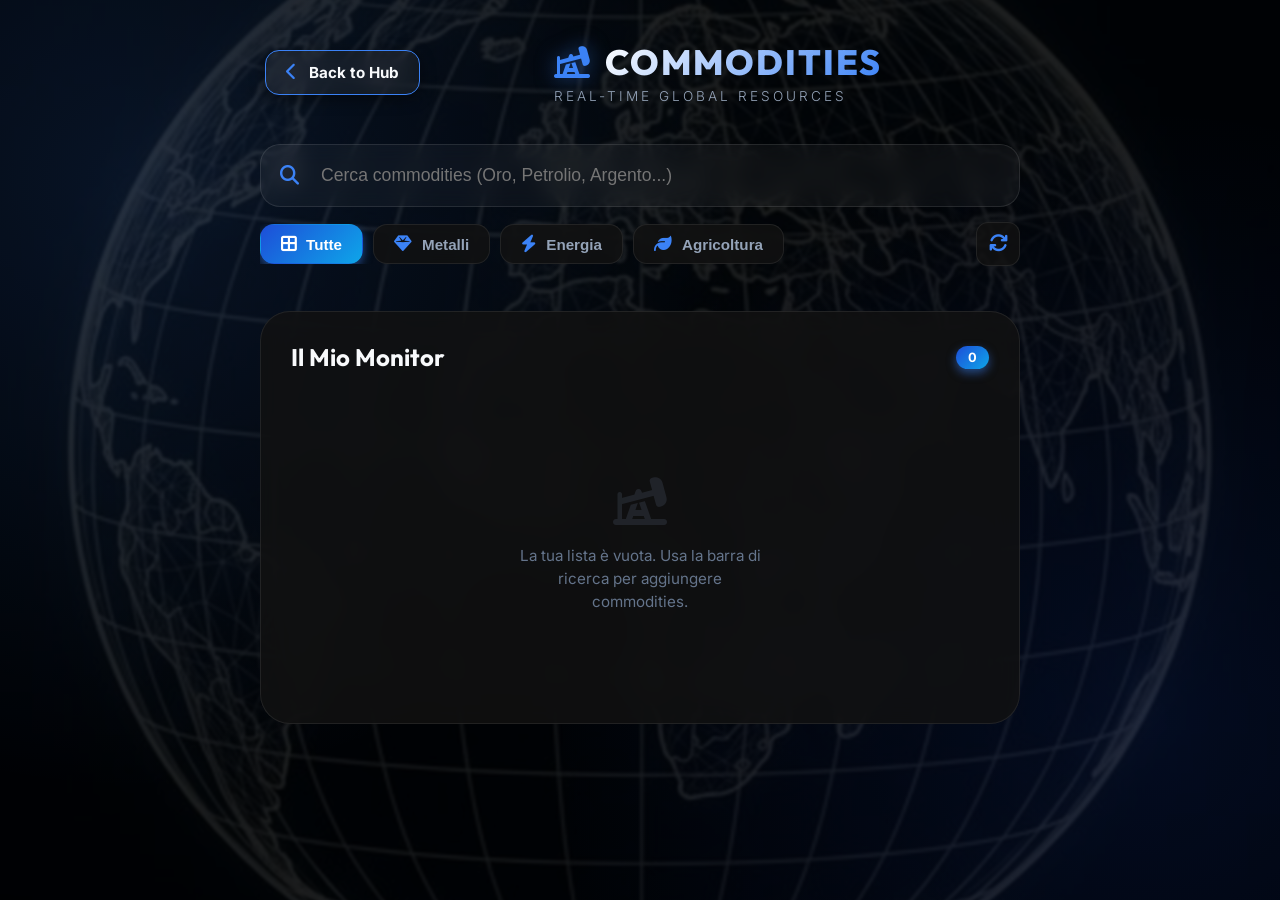
<file: commodities.html>
<!DOCTYPE html>
<html lang="it">

<head>
    <meta charset="UTF-8">
    <meta name="viewport" content="width=device-width, initial-scale=1.0, maximum-scale=1.0, user-scalable=no">
    <title>MARKET MONITOR - Commodities</title>

    <!-- Google Fonts -->
    <link rel="preconnect" href="https://fonts.googleapis.com">
    <link rel="preconnect" href="https://fonts.gstatic.com" crossorigin>
    <link href="https://fonts.googleapis.com/css2?family=Inter:wght@300;400;500;600;700&family=Outfit:wght@300;500;700;800&display=swap" rel="stylesheet">

    <!-- FontAwesome -->
    <link rel="stylesheet" href="https://cdnjs.cloudflare.com/ajax/libs/font-awesome/6.4.0/css/all.min.css">

    <!-- Custom CSS -->
    <link rel="stylesheet" href="style.css">
    <link rel="stylesheet" href="commodities.css">

    <link rel="icon" href="assets/logo.png">
    
    <script src="settings.js" defer></script>
</head>

<body class="luxury-theme">
    <div class="app-background"></div>

    <div class="page-container">
        <!-- Header Section -->
        <header class="page-header">
            <a href="index.html" class="back-btn" title="Torna al menu principale" data-i18n-title="title_nav_hub">
                <i class="fa-solid fa-chevron-left"></i>
                <span data-i18n="back_to_hub">Back to Hub</span>
            </a>
            <div class="header-title">
                <div class="title-with-icon">
                    <i class="fa-solid fa-oil-well title-icon"></i>
                    <h1>COMMODITIES</h1>
                </div>
                <p>Real-time Global Resources</p>
            </div>
            <div class="header-spacer"></div>
        </header>

        <!-- Search Section -->
        <section class="search-section">
            <div class="search-box">
                <input type="text" id="commoditySearch" placeholder="Cerca commodities (Oro, Petrolio, Argento...)" autocomplete="off">
                <i class="fa-solid fa-magnifying-glass search-icon"></i>
                <div id="searchResults" class="search-results hidden"></div>
            </div>
            <div class="category-filters">
                <div class="filter-group">
                    <button class="filter-btn active" data-category="all"><i class="fa-solid fa-border-all"></i> Tutte</button>
                    <button class="filter-btn" data-category="Metalli"><i class="fa-solid fa-gem"></i> Metalli</button>
                    <button class="filter-btn" data-category="Energia"><i class="fa-solid fa-bolt"></i> Energia</button>
                    <button class="filter-btn" data-category="Agricoltura"><i class="fa-solid fa-leaf"></i> Agricoltura</button>
                </div>
                <button id="refreshData" class="refresh-btn-inline" title="Update Values">
                    <i class="fa-solid fa-arrows-rotate"></i>
                </button>
            </div>
        </section>

        <!-- Monitor List Section -->
        <section class="monitor-section">
            <div class="section-header">
                <h2>Il Mio Monitor</h2>
                <span class="count-badge" id="monitorCount">0</span>
            </div>
            
            <div id="monitorList" class="monitor-list">
                <!-- Empty state -->
                <div class="empty-state">
                    <i class="fa-solid fa-oil-well"></i>
                    <p>La tua lista è vuota. Usa la barra di ricerca per aggiungere commodities.</p>
                </div>
            </div>
        </section>

        <!-- Footer -->
        <footer class="hub-footer">
            <p>© 2026 MARKET MONITOR - Data powered by Twelve Data</p>
        </footer>
    </div>

    <!-- Scripts -->
    <script src="twelvedata_api.js"></script>
    <script src="commodities.js"></script>
</body>
</html>
</file>
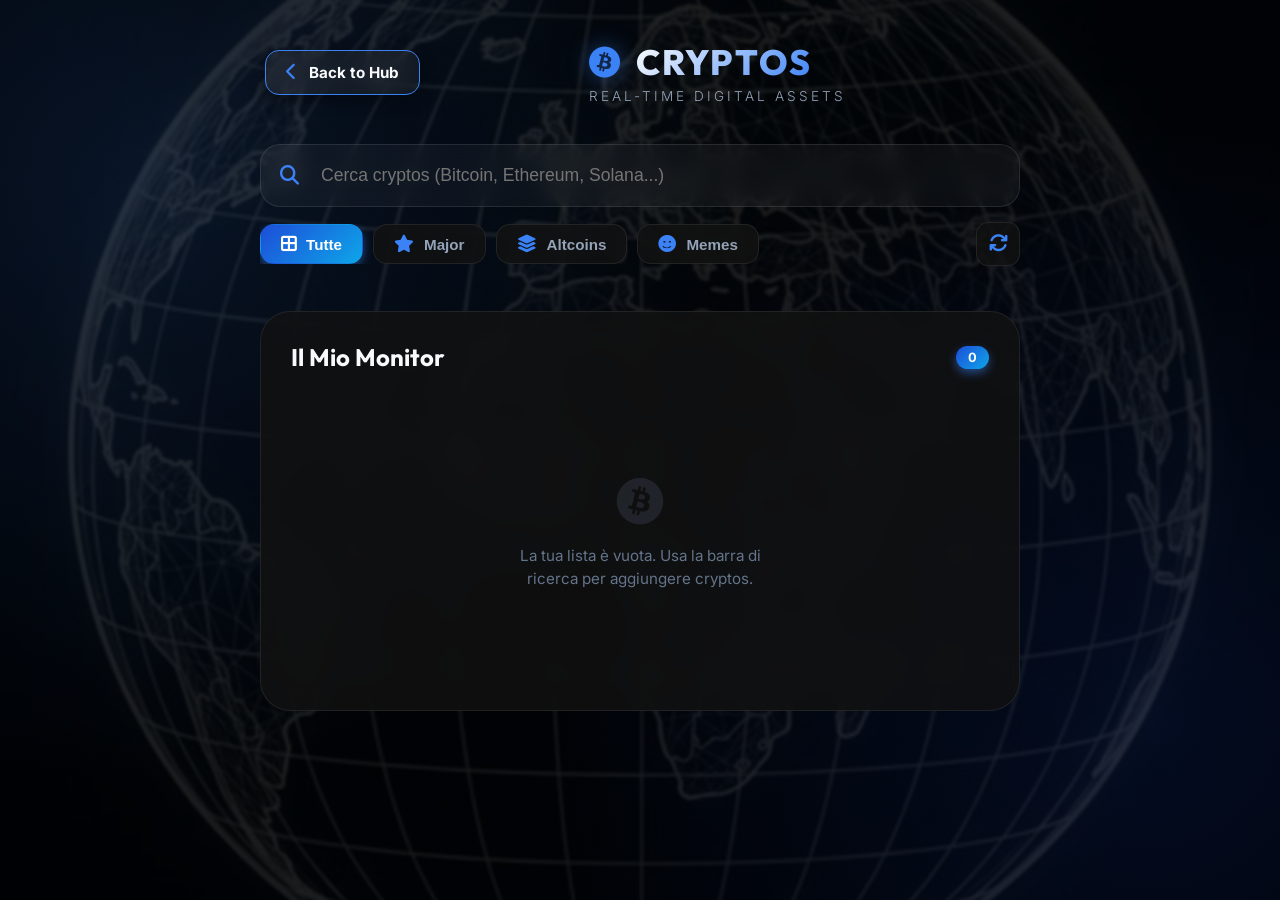
<file: cryptos.html>
<!DOCTYPE html>
<html lang="it">

<head>
    <meta charset="UTF-8">
    <meta name="viewport" content="width=device-width, initial-scale=1.0, maximum-scale=1.0, user-scalable=no">
    <title>MARKET MONITOR - Cryptos</title>

    <!-- Google Fonts -->
    <link rel="preconnect" href="https://fonts.googleapis.com">
    <link rel="preconnect" href="https://fonts.gstatic.com" crossorigin>
    <link href="https://fonts.googleapis.com/css2?family=Inter:wght@300;400;500;600;700&family=Outfit:wght@300;500;700;800&display=swap" rel="stylesheet">

    <!-- FontAwesome -->
    <link rel="stylesheet" href="https://cdnjs.cloudflare.com/ajax/libs/font-awesome/6.4.0/css/all.min.css">

    <!-- Custom CSS -->
    <link rel="stylesheet" href="style.css">
    <link rel="stylesheet" href="cryptos.css">

    <link rel="icon" href="assets/logo.png">
    
    <script src="settings.js" defer></script>
</head>

<body class="luxury-theme" data-theme="dark">
    <div class="app-background"></div>

    <div class="page-container">
        <!-- Header Section -->
        <header class="page-header">
            <a href="index.html" class="back-btn" title="Torna al menu principale" data-i18n-title="title_nav_hub">
                <i class="fa-solid fa-chevron-left"></i>
                <span data-i18n="back_to_hub">Back to Hub</span>
            </a>
            <div class="header-title">
                <div class="title-with-icon">
                    <i class="fa-brands fa-bitcoin title-icon"></i>
                    <h1>CRYPTOS</h1>
                </div>
                <p>Real-time Digital Assets</p>
            </div>
            <div class="header-spacer"></div>
        </header>

        <!-- Search Section -->
        <section class="search-section">
            <div class="search-box">
                <input type="text" id="cryptoSearch" placeholder="Cerca cryptos (Bitcoin, Ethereum, Solana...)" autocomplete="off">
                <i class="fa-solid fa-magnifying-glass search-icon"></i>
                <div id="searchResults" class="search-results hidden"></div>
            </div>
            <div class="category-filters">
                <div class="filter-group">
                    <button class="filter-btn active" data-category="all"><i class="fa-solid fa-border-all"></i> Tutte</button>
                    <button class="filter-btn" data-category="Major"><i class="fa-solid fa-star"></i> Major</button>
                    <button class="filter-btn" data-category="Altcoins"><i class="fa-solid fa-layer-group"></i> Altcoins</button>
                    <button class="filter-btn" data-category="Memes"><i class="fa-solid fa-face-smile"></i> Memes</button>
                </div>
                <button id="refreshData" class="refresh-btn-inline" title="Update Values">
                    <i class="fa-solid fa-arrows-rotate"></i>
                </button>
            </div>
        </section>

        <!-- Monitor List Section -->
        <section class="monitor-section">
            <div class="section-header">
                <h2>Il Mio Monitor</h2>
                <span class="count-badge" id="monitorCount">0</span>
            </div>
            
            <div id="monitorList" class="monitor-list">
                <!-- Empty state -->
                <div class="empty-state">
                    <i class="fa-brands fa-bitcoin"></i>
                    <p>La tua lista è vuota. Usa la barra di ricerca per aggiungere cryptos.</p>
                </div>
            </div>
        </section>

        <!-- Footer -->
        <footer class="hub-footer">
            <p>© 2026 MARKET MONITOR - Digital Assets Ecosystem</p>
        </footer>
    </div>

    <!-- Scripts -->
    <script src="twelvedata_api.js"></script>
    <script src="cryptos.js"></script>
</body>
</html>
</file>
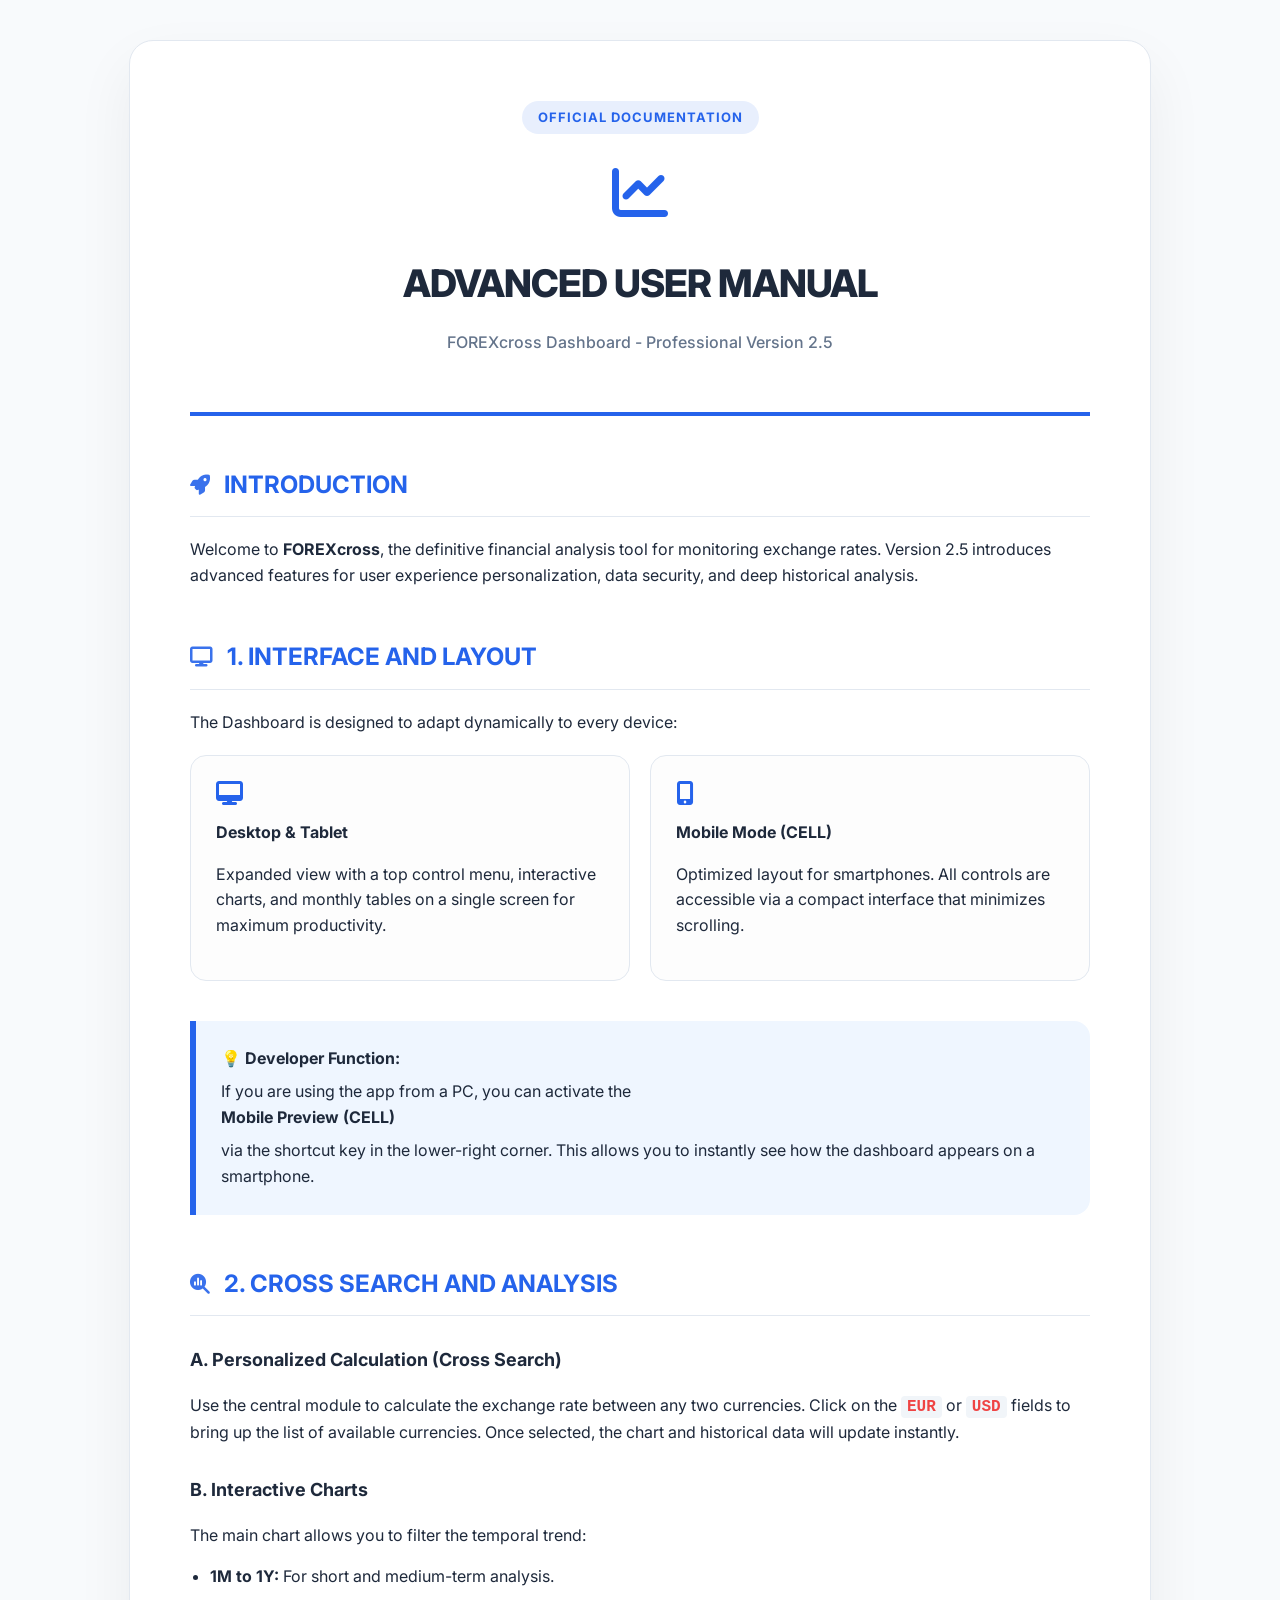
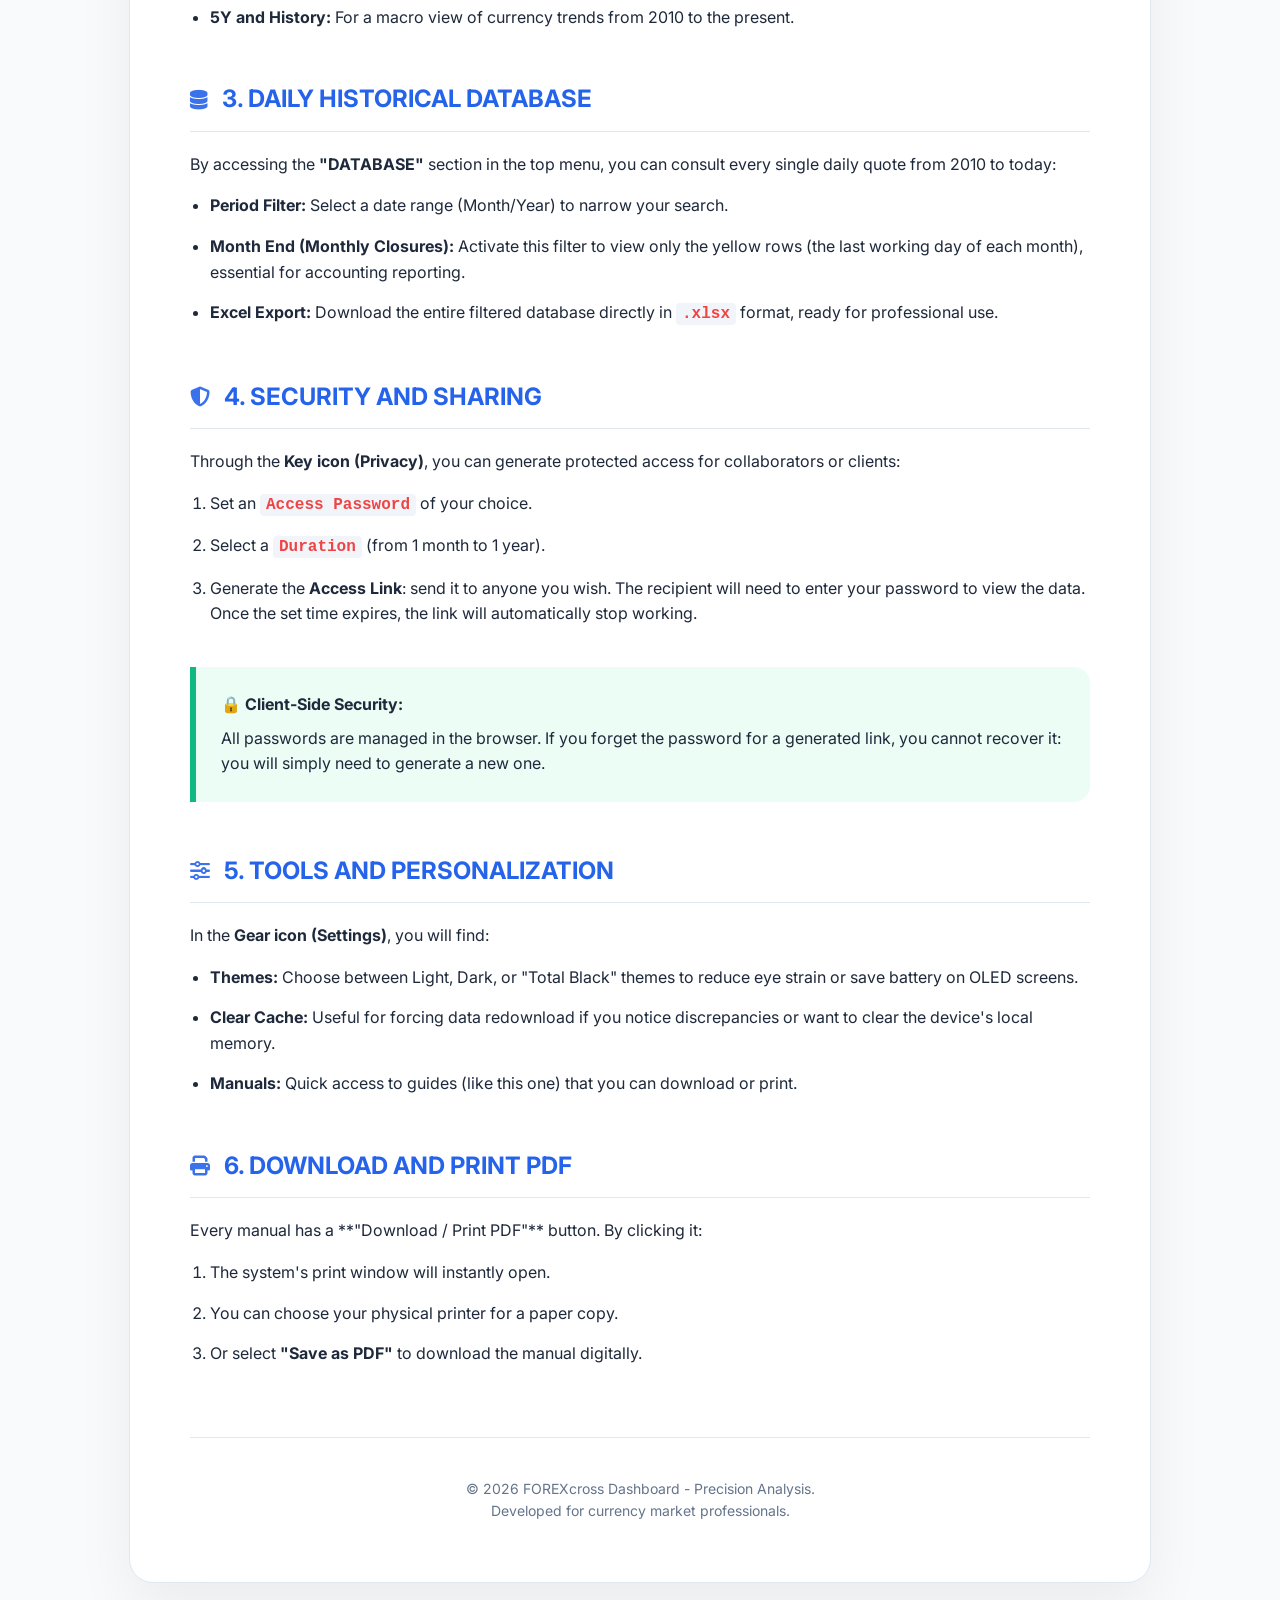
<file: FOREXcross/manuals/Manual_Advanced_en.html>
<!DOCTYPE html>
<html lang="en">
<head>
    <meta charset="UTF-8">
    <meta name="viewport" content="width=device-width, initial-scale=1.0">
    <title>Advanced User Manual - FOREXcross v2.5</title>
    <link rel="preconnect" href="https://fonts.googleapis.com">
    <link rel="preconnect" href="https://fonts.gstatic.com" crossorigin>
    <link href="https://fonts.googleapis.com/css2?family=Inter:wght@400;500;600;700;800&display=swap" rel="stylesheet">
    <link rel="stylesheet" href="https://cdnjs.cloudflare.com/ajax/libs/font-awesome/6.4.0/css/all.min.css">
    <style>
        :root {
            --primary: #2563eb;
            --secondary: #64748b;
            --text: #1e293b;
            --bg: #f8fafc;
            --card: #ffffff;
            --border: #e2e8f0;
            --accent: #3b82f6;
            --success: #10b981;
            --warning: #f59e0b;
        }
        body {
            font-family: 'Inter', sans-serif;
            background-color: var(--bg);
            color: var(--text);
            line-height: 1.6;
            margin: 0;
            padding: 40px 20px;
        }
        .container {
            max-width: 900px;
            margin: 0 auto;
            background: var(--card);
            padding: 60px;
            border-radius: 24px;
            box-shadow: 0 25px 60px rgba(0,0,0,0.06);
            border: 1px solid var(--border);
        }
        header {
            text-align: center;
            border-bottom: 4px solid var(--primary);
            padding-bottom: 40px;
            margin-bottom: 50px;
        }
        .header-badge {
            display: inline-block;
            background: rgba(37, 99, 235, 0.1);
            color: var(--primary);
            padding: 6px 16px;
            border-radius: 20px;
            font-size: 13px;
            font-weight: 700;
            margin-bottom: 15px;
            text-transform: uppercase;
            letter-spacing: 1px;
        }
        .app-logo {
            font-size: 56px;
            color: var(--primary);
            margin-bottom: 15px;
        }
        h1 {
            font-size: 38px;
            margin: 10px 0;
            color: var(--text);
            font-weight: 800;
            text-transform: uppercase;
            letter-spacing: -1px;
        }
        h2 {
            font-size: 24px;
            margin-top: 50px;
            color: var(--primary);
            border-bottom: 1px solid var(--border);
            padding-bottom: 12px;
            display: flex;
            align-items: center; gap: 14px;
        }
        h2 i { font-size: 20px; opacity: 0.9; }
        h3 {
            font-size: 18px;
            margin-top: 30px;
            color: var(--text);
            font-weight: 700;
        }
        .feature-grid {
            display: grid;
            grid-template-columns: repeat(auto-fit, minmax(250px, 1fr));
            gap: 20px;
            margin-top: 20px;
        }
        .feature-box {
            background: #fdfdfd;
            border: 1px solid var(--border);
            padding: 25px;
            border-radius: 16px;
            transition: transform 0.2s;
        }
        .feature-box:hover { transform: translateY(-3px); border-color: var(--primary); }
        .feature-box i { font-size: 24px; color: var(--primary); margin-bottom: 15px; display: block; }
        .feature-title { font-weight: 700; color: var(--text); margin-bottom: 10px; display: block; }
        
        ul, ol { padding-left: 20px; }
        li { margin-bottom: 15px; }
        
        code {
            background: #f1f5f9;
            padding: 2px 6px;
            border-radius: 4px;
            font-family: 'Courier New', monospace;
            font-weight: 600;
            color: #ef4444;
        }

        .alert-box {
            background: #ecfdf5;
            border-left: 6px solid var(--success);
            padding: 25px;
            margin: 40px 0;
            border-radius: 0 16px 16px 0;
        }
        .alert-box.info {
            background: #eff6ff;
            border-left-color: var(--primary);
        }
        .alert-box strong { display: block; margin-bottom: 8px; font-size: 16px; }

        footer {
            margin-top: 70px;
            text-align: center;
            font-size: 14px;
            color: var(--secondary);
            border-top: 1px solid var(--border);
            padding-top: 40px;
        }
        
        @media print {
            body { padding: 0; background: white; }
            .container { box-shadow: none; border: none; padding: 10px; width: 100%; max-width: 100%; }
            header { margin-bottom: 30px; }
            .feature-box { break-inside: avoid; }
        }
    </style>
</head>
<body>
    <div class="container">
        <header>
            <div class="header-badge">Official Documentation</div>
            <div class="app-logo"><i class="fa-solid fa-chart-line"></i></div>
            <h1>Advanced User Manual</h1>
            <p style="color: var(--secondary); font-weight: 500;">FOREXcross Dashboard - Professional Version 2.5</p>
        </header>

        <section>
            <h2><i class="fa-solid fa-rocket"></i> INTRODUCTION</h2>
            <p>Welcome to <strong>FOREXcross</strong>, the definitive financial analysis tool for monitoring exchange rates. Version 2.5 introduces advanced features for user experience personalization, data security, and deep historical analysis.</p>
        </section>

        <section>
            <h2><i class="fa-solid fa-display"></i> 1. INTERFACE AND LAYOUT</h2>
            <p>The Dashboard is designed to adapt dynamically to every device:</p>
            <div class="feature-grid">
                <div class="feature-box">
                    <i class="fa-solid fa-desktop"></i>
                    <span class="feature-title">Desktop & Tablet</span>
                    <p>Expanded view with a top control menu, interactive charts, and monthly tables on a single screen for maximum productivity.</p>
                </div>
                <div class="feature-box">
                    <i class="fa-solid fa-mobile-screen-button"></i>
                    <span class="feature-title">Mobile Mode (CELL)</span>
                    <p>Optimized layout for smartphones. All controls are accessible via a compact interface that minimizes scrolling.</p>
                </div>
            </div>
            <div class="alert-box info">
                <strong>💡 Developer Function:</strong>
                If you are using the app from a PC, you can activate the <strong>Mobile Preview (CELL)</strong> via the shortcut key in the lower-right corner. This allows you to instantly see how the dashboard appears on a smartphone.
            </div>
        </section>

        <section>
            <h2><i class="fa-solid fa-magnifying-glass-chart"></i> 2. CROSS SEARCH AND ANALYSIS</h2>
            <h3>A. Personalized Calculation (Cross Search)</h3>
            <p>Use the central module to calculate the exchange rate between any two currencies. Click on the <code>EUR</code> or <code>USD</code> fields to bring up the list of available currencies. Once selected, the chart and historical data will update instantly.</p>
            <h3>B. Interactive Charts</h3>
            <p>The main chart allows you to filter the temporal trend:</p>
            <ul>
                <li><strong>1M to 1Y:</strong> For short and medium-term analysis.</li>
                <li><strong>5Y and History:</strong> For a macro view of currency trends from 2010 to the present.</li>
            </ul>
        </section>

        <section>
            <h2><i class="fa-solid fa-database"></i> 3. DAILY HISTORICAL DATABASE</h2>
            <p>By accessing the <strong>"DATABASE"</strong> section in the top menu, you can consult every single daily quote from 2010 to today:</p>
            <ul>
                <li><strong>Period Filter:</strong> Select a date range (Month/Year) to narrow your search.</li>
                <li><strong>Month End (Monthly Closures):</strong> Activate this filter to view only the yellow rows (the last working day of each month), essential for accounting reporting.</li>
                <li><strong>Excel Export:</strong> Download the entire filtered database directly in <code>.xlsx</code> format, ready for professional use.</li>
            </ul>
        </section>

        <section>
            <h2><i class="fa-solid fa-shield-halved"></i> 4. SECURITY AND SHARING</h2>
            <p>Through the <strong>Key icon (Privacy)</strong>, you can generate protected access for collaborators or clients:</p>
            <ol>
                <li>Set an <code>Access Password</code> of your choice.</li>
                <li>Select a <code>Duration</code> (from 1 month to 1 year).</li>
                <li>Generate the <strong>Access Link</strong>: send it to anyone you wish. The recipient will need to enter your password to view the data. Once the set time expires, the link will automatically stop working.</li>
            </ol>
            <div class="alert-box">
                <strong>🔒 Client-Side Security:</strong>
                All passwords are managed in the browser. If you forget the password for a generated link, you cannot recover it: you will simply need to generate a new one.
            </div>
        </section>

        <section>
            <h2><i class="fa-solid fa-sliders"></i> 5. TOOLS AND PERSONALIZATION</h2>
            <p>In the <strong>Gear icon (Settings)</strong>, you will find:</p>
            <ul>
                <li><strong>Themes:</strong> Choose between Light, Dark, or "Total Black" themes to reduce eye strain or save battery on OLED screens.</li>
                <li><strong>Clear Cache:</strong> Useful for forcing data redownload if you notice discrepancies or want to clear the device's local memory.</li>
                <li><strong>Manuals:</strong> Quick access to guides (like this one) that you can download or print.</li>
            </ul>
        </section>

        <section>
            <h2><i class="fa-solid fa-print"></i> 6. DOWNLOAD AND PRINT PDF</h2>
            <p>Every manual has a **"Download / Print PDF"** button. By clicking it:</p>
            <ol>
                <li>The system's print window will instantly open.</li>
                <li>You can choose your physical printer for a paper copy.</li>
                <li>Or select <strong>"Save as PDF"</strong> to download the manual digitally.</li>
            </ol>
        </section>

        <footer>
            &copy; 2026 FOREXcross Dashboard - Precision Analysis.
            <br>Developed for currency market professionals.
        </footer>
    </div>

    <!-- Script Autoprint on Load -->
    <script>
        window.addEventListener('load', () => {
            const params = new URLSearchParams(window.location.search);
            if (params.get('print') === '1') {
                setTimeout(() => {
                    window.print();
                }, 500);
            }
        });
    </script>
</body>
</html>
</file>
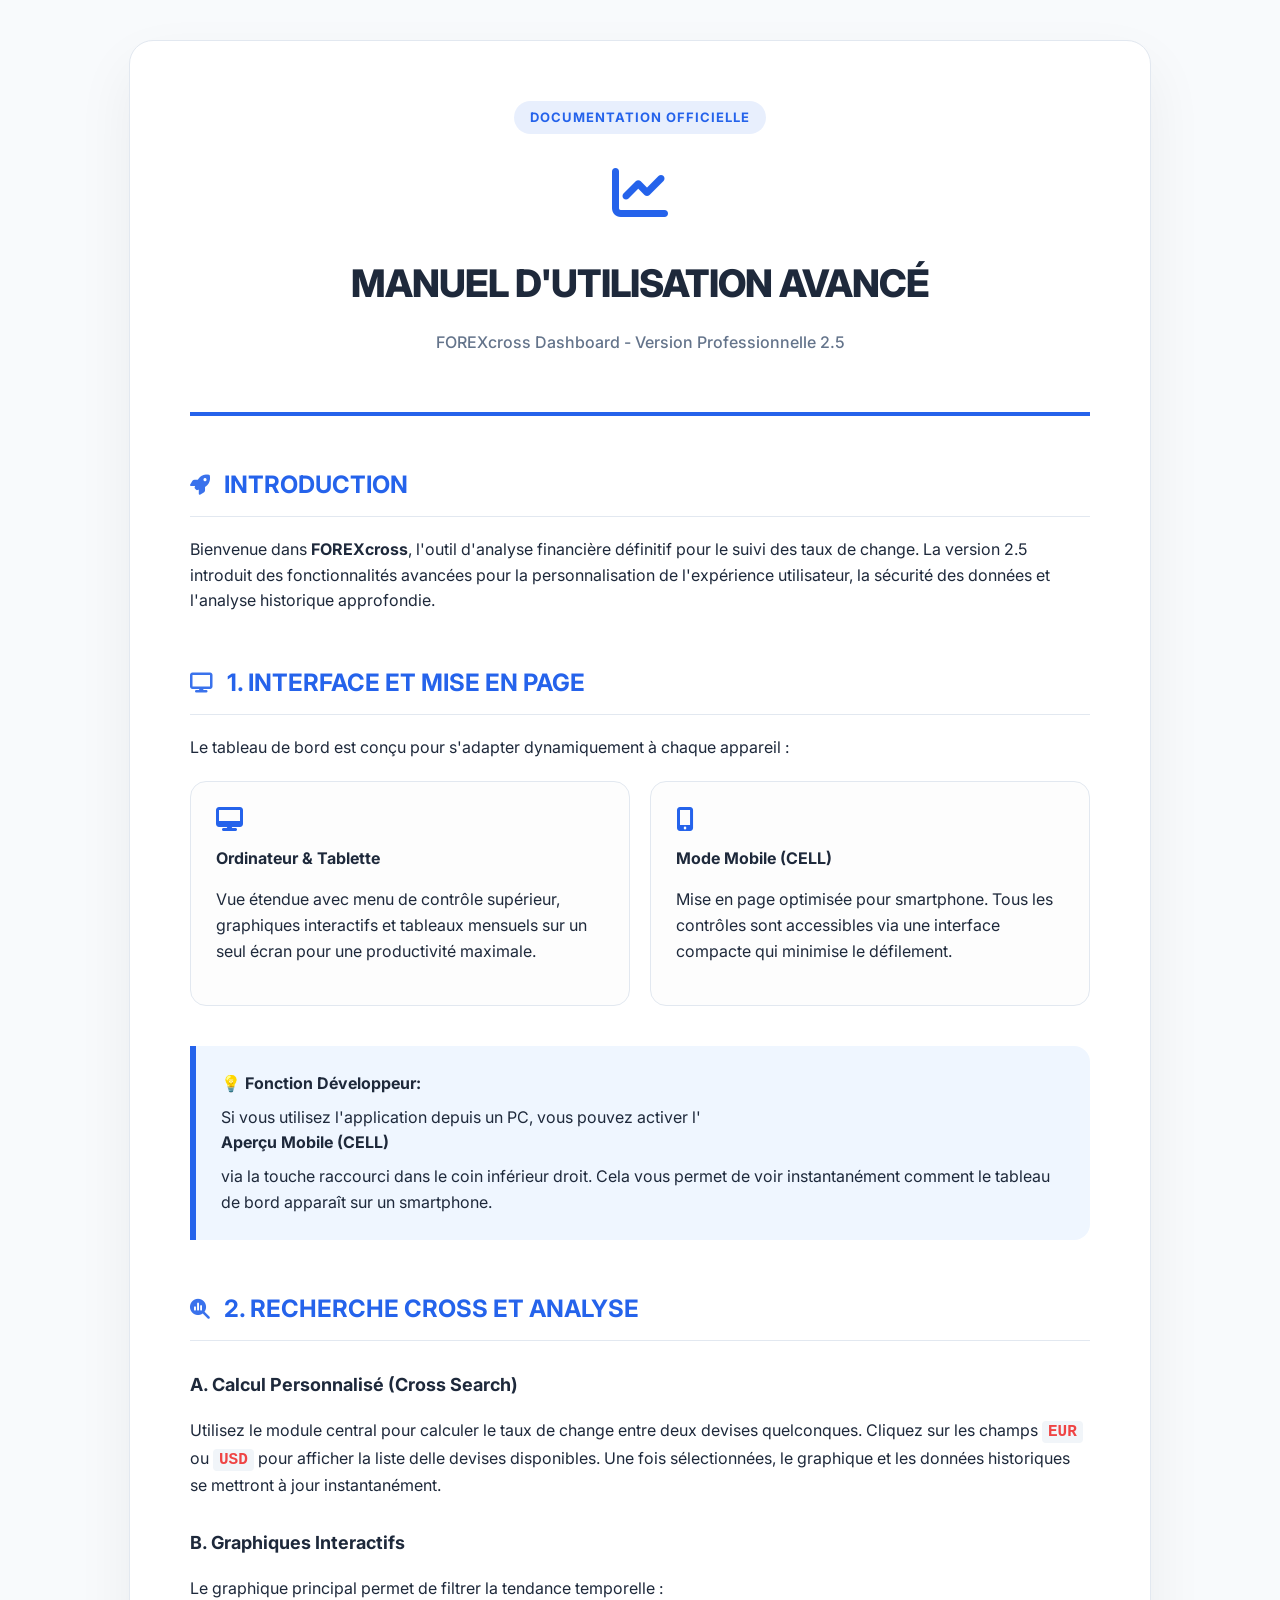
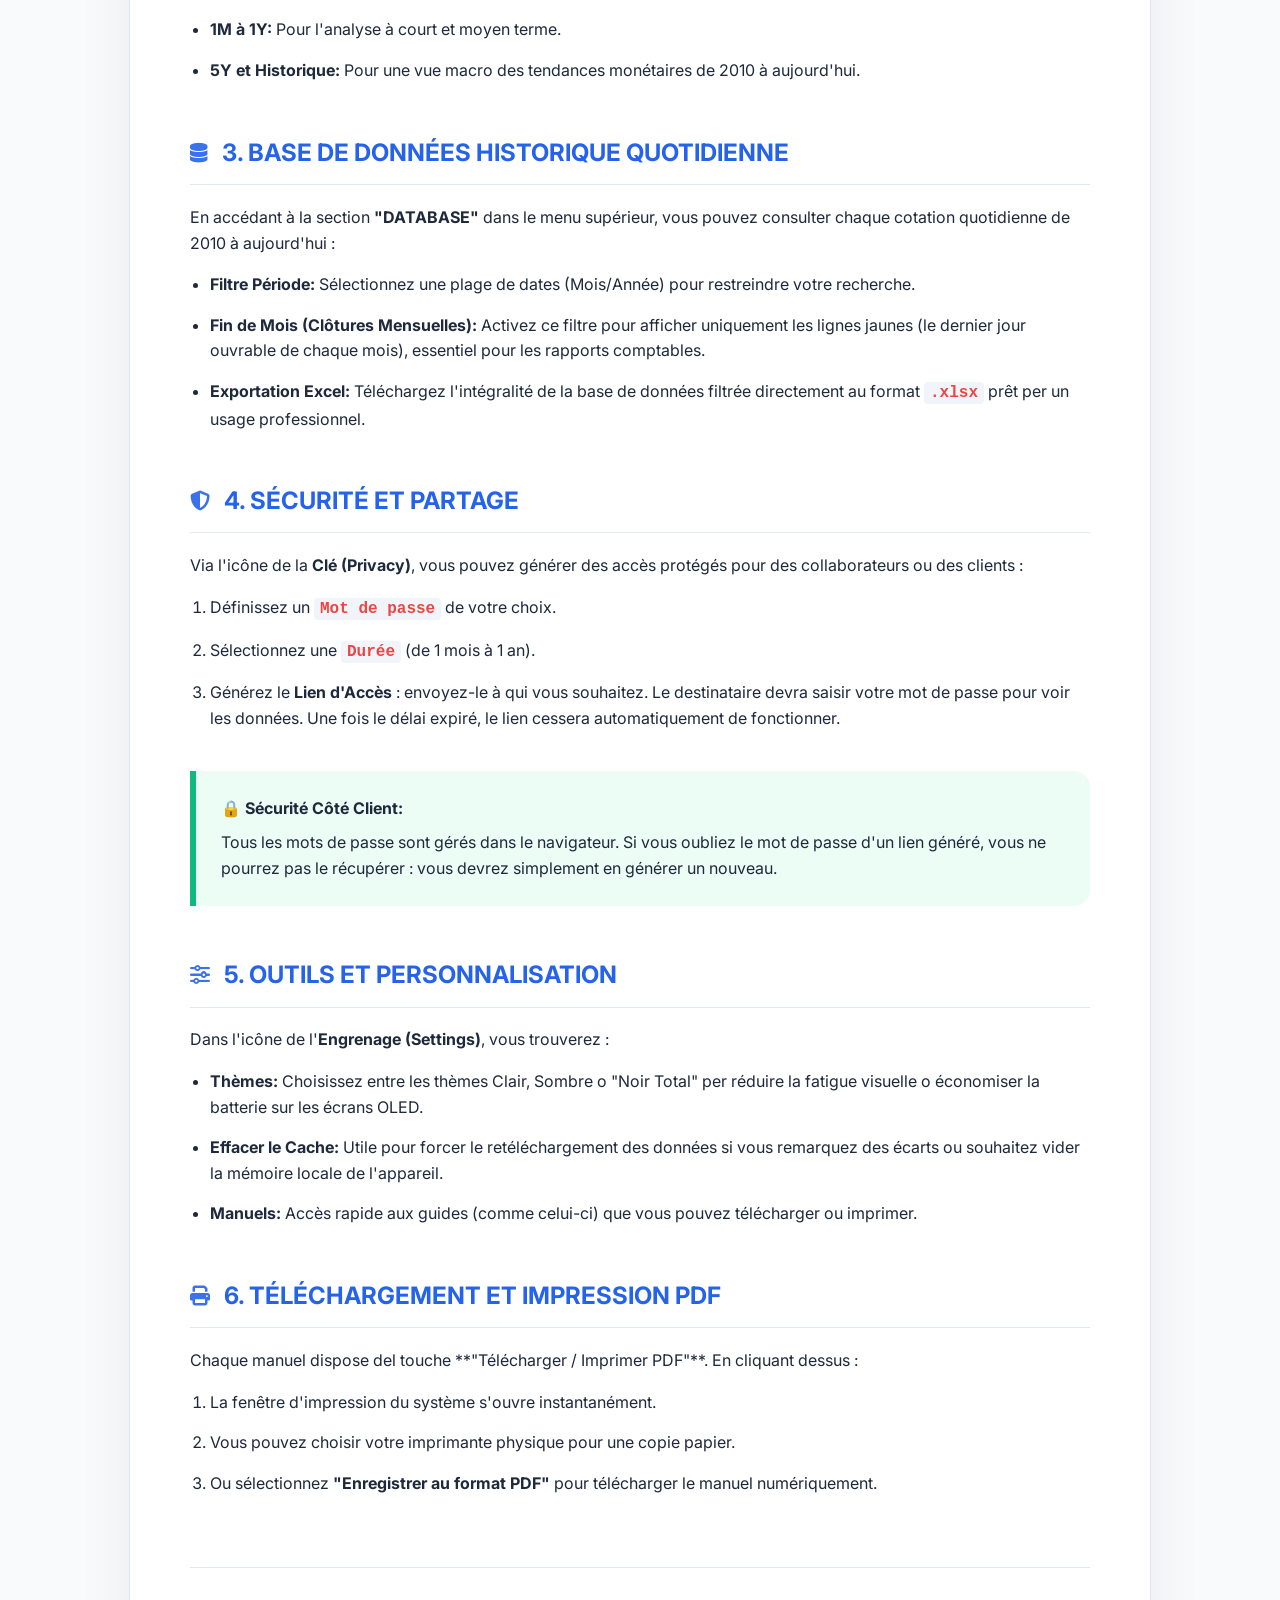
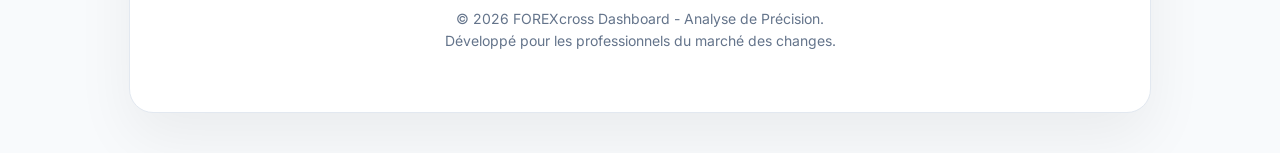
<file: FOREXcross/manuals/Manual_Advanced_fr.html>
<!DOCTYPE html>
<html lang="fr">
<head>
    <meta charset="UTF-8">
    <meta name="viewport" content="width=device-width, initial-scale=1.0">
    <title>Manuel d'Utilisation Avancé - FOREXcross v2.5</title>
    <link rel="preconnect" href="https://fonts.googleapis.com">
    <link rel="preconnect" href="https://fonts.gstatic.com" crossorigin>
    <link href="https://fonts.googleapis.com/css2?family=Inter:wght@400;500;600;700;800&display=swap" rel="stylesheet">
    <link rel="stylesheet" href="https://cdnjs.cloudflare.com/ajax/libs/font-awesome/6.4.0/css/all.min.css">
    <style>
        :root {
            --primary: #2563eb;
            --secondary: #64748b;
            --text: #1e293b;
            --bg: #f8fafc;
            --card: #ffffff;
            --border: #e2e8f0;
            --accent: #3b82f6;
            --success: #10b981;
            --warning: #f59e0b;
        }
        body {
            font-family: 'Inter', sans-serif;
            background-color: var(--bg);
            color: var(--text);
            line-height: 1.6;
            margin: 0;
            padding: 40px 20px;
        }
        .container {
            max-width: 900px;
            margin: 0 auto;
            background: var(--card);
            padding: 60px;
            border-radius: 24px;
            box-shadow: 0 25px 60px rgba(0,0,0,0.06);
            border: 1px solid var(--border);
        }
        header {
            text-align: center;
            border-bottom: 4px solid var(--primary);
            padding-bottom: 40px;
            margin-bottom: 50px;
        }
        .header-badge {
            display: inline-block;
            background: rgba(37, 99, 235, 0.1);
            color: var(--primary);
            padding: 6px 16px;
            border-radius: 20px;
            font-size: 13px;
            font-weight: 700;
            margin-bottom: 15px;
            text-transform: uppercase;
            letter-spacing: 1px;
        }
        .app-logo {
            font-size: 56px;
            color: var(--primary);
            margin-bottom: 15px;
        }
        h1 {
            font-size: 38px;
            margin: 10px 0;
            color: var(--text);
            font-weight: 800;
            text-transform: uppercase;
            letter-spacing: -1px;
        }
        h2 {
            font-size: 24px;
            margin-top: 50px;
            color: var(--primary);
            border-bottom: 1px solid var(--border);
            padding-bottom: 12px;
            display: flex;
            align-items: center; gap: 14px;
        }
        h2 i { font-size: 20px; opacity: 0.9; }
        h3 {
            font-size: 18px;
            margin-top: 30px;
            color: var(--text);
            font-weight: 700;
        }
        .feature-grid {
            display: grid;
            grid-template-columns: repeat(auto-fit, minmax(250px, 1fr));
            gap: 20px;
            margin-top: 20px;
        }
        .feature-box {
            background: #fdfdfd;
            border: 1px solid var(--border);
            padding: 25px;
            border-radius: 16px;
            transition: transform 0.2s;
        }
        .feature-box:hover { transform: translateY(-3px); border-color: var(--primary); }
        .feature-box i { font-size: 24px; color: var(--primary); margin-bottom: 15px; display: block; }
        .feature-title { font-weight: 700; color: var(--text); margin-bottom: 10px; display: block; }
        
        ul, ol { padding-left: 20px; }
        li { margin-bottom: 15px; }
        
        code {
            background: #f1f5f9;
            padding: 2px 6px;
            border-radius: 4px;
            font-family: 'Courier New', monospace;
            font-weight: 600;
            color: #ef4444;
        }

        .alert-box {
            background: #ecfdf5;
            border-left: 6px solid var(--success);
            padding: 25px;
            margin: 40px 0;
            border-radius: 0 16px 16px 0;
        }
        .alert-box.info {
            background: #eff6ff;
            border-left-color: var(--primary);
        }
        .alert-box strong { display: block; margin-bottom: 8px; font-size: 16px; }

        footer {
            margin-top: 70px;
            text-align: center;
            font-size: 14px;
            color: var(--secondary);
            border-top: 1px solid var(--border);
            padding-top: 40px;
        }
        
        @media print {
            body { padding: 0; background: white; }
            .container { box-shadow: none; border: none; padding: 10px; width: 100%; max-width: 100%; }
            header { margin-bottom: 30px; }
            .feature-box { break-inside: avoid; }
        }
    </style>
</head>
<body>
    <div class="container">
        <header>
            <div class="header-badge">Documentation Officielle</div>
            <div class="app-logo"><i class="fa-solid fa-chart-line"></i></div>
            <h1>Manuel d'Utilisation Avancé</h1>
            <p style="color: var(--secondary); font-weight: 500;">FOREXcross Dashboard - Version Professionnelle 2.5</p>
        </header>

        <section>
            <h2><i class="fa-solid fa-rocket"></i> INTRODUCTION</h2>
            <p>Bienvenue dans <strong>FOREXcross</strong>, l'outil d'analyse financière définitif pour le suivi des taux de change. La version 2.5 introduit des fonctionnalités avancées pour la personnalisation de l'expérience utilisateur, la sécurité des données et l'analyse historique approfondie.</p>
        </section>

        <section>
            <h2><i class="fa-solid fa-display"></i> 1. INTERFACE ET MISE EN PAGE</h2>
            <p>Le tableau de bord est conçu pour s'adapter dynamiquement à chaque appareil :</p>
            <div class="feature-grid">
                <div class="feature-box">
                    <i class="fa-solid fa-desktop"></i>
                    <span class="feature-title">Ordinateur & Tablette</span>
                    <p>Vue étendue avec menu de contrôle supérieur, graphiques interactifs et tableaux mensuels sur un seul écran pour une productivité maximale.</p>
                </div>
                <div class="feature-box">
                    <i class="fa-solid fa-mobile-screen-button"></i>
                    <span class="feature-title">Mode Mobile (CELL)</span>
                    <p>Mise en page optimisée pour smartphone. Tous les contrôles sont accessibles via une interface compacte qui minimise le défilement.</p>
                </div>
            </div>
            <div class="alert-box info">
                <strong>💡 Fonction Développeur:</strong>
                Si vous utilisez l'application depuis un PC, vous pouvez activer l'<strong>Aperçu Mobile (CELL)</strong> via la touche raccourci dans le coin inférieur droit. Cela vous permet de voir instantanément comment le tableau de bord apparaît sur un smartphone.
            </div>
        </section>

        <section>
            <h2><i class="fa-solid fa-magnifying-glass-chart"></i> 2. RECHERCHE CROSS ET ANALYSE</h2>
            <h3>A. Calcul Personnalisé (Cross Search)</h3>
            <p>Utilisez le module central pour calculer le taux de change entre deux devises quelconques. Cliquez sur les champs <code>EUR</code> ou <code>USD</code> pour afficher la liste delle devises disponibles. Une fois sélectionnées, le graphique et les données historiques se mettront à jour instantanément.</p>
            <h3>B. Graphiques Interactifs</h3>
            <p>Le graphique principal permet de filtrer la tendance temporelle :</p>
            <ul>
                <li><strong>1M à 1Y:</strong> Pour l'analyse à court et moyen terme.</li>
                <li><strong>5Y et Historique:</strong> Pour une vue macro des tendances monétaires de 2010 à aujourd'hui.</li>
            </ul>
        </section>

        <section>
            <h2><i class="fa-solid fa-database"></i> 3. BASE DE DONNÉES HISTORIQUE QUOTIDIENNE</h2>
            <p>En accédant à la section <strong>"DATABASE"</strong> dans le menu supérieur, vous pouvez consulter chaque cotation quotidienne de 2010 à aujourd'hui :</p>
            <ul>
                <li><strong>Filtre Période:</strong> Sélectionnez une plage de dates (Mois/Année) pour restreindre votre recherche.</li>
                <li><strong>Fin de Mois (Clôtures Mensuelles):</strong> Activez ce filtre pour afficher uniquement les lignes jaunes (le dernier jour ouvrable de chaque mois), essentiel pour les rapports comptables.</li>
                <li><strong>Exportation Excel:</strong> Téléchargez l'intégralité de la base de données filtrée directement au format <code>.xlsx</code> prêt per un usage professionnel.</li>
            </ul>
        </section>

        <section>
            <h2><i class="fa-solid fa-shield-halved"></i> 4. SÉCURITÉ ET PARTAGE</h2>
            <p>Via l'icône de la <strong>Clé (Privacy)</strong>, vous pouvez générer des accès protégés pour des collaborateurs ou des clients :</p>
            <ol>
                <li>Définissez un <code>Mot de passe</code> de votre choix.</li>
                <li>Sélectionnez une <code>Durée</code> (de 1 mois à 1 an).</li>
                <li>Générez le <strong>Lien d'Accès</strong> : envoyez-le à qui vous souhaitez. Le destinataire devra saisir votre mot de passe pour voir les données. Une fois le délai expiré, le lien cessera automatiquement de fonctionner.</li>
            </ol>
            <div class="alert-box">
                <strong>🔒 Sécurité Côté Client:</strong>
                Tous les mots de passe sont gérés dans le navigateur. Si vous oubliez le mot de passe d'un lien généré, vous ne pourrez pas le récupérer : vous devrez simplement en générer un nouveau.
            </div>
        </section>

        <section>
            <h2><i class="fa-solid fa-sliders"></i> 5. OUTILS ET PERSONNALISATION</h2>
            <p>Dans l'icône de l'<strong>Engrenage (Settings)</strong>, vous trouverez :</p>
            <ul>
                <li><strong>Thèmes:</strong> Choisissez entre les thèmes Clair, Sombre o "Noir Total" per réduire la fatigue visuelle o économiser la batterie sur les écrans OLED.</li>
                <li><strong>Effacer le Cache:</strong> Utile pour forcer le retéléchargement des données si vous remarquez des écarts ou souhaitez vider la mémoire locale de l'appareil.</li>
                <li><strong>Manuels:</strong> Accès rapide aux guides (comme celui-ci) que vous pouvez télécharger ou imprimer.</li>
            </ul>
        </section>

        <section>
            <h2><i class="fa-solid fa-print"></i> 6. TÉLÉCHARGEMENT ET IMPRESSION PDF</h2>
            <p>Chaque manuel dispose del touche **"Télécharger / Imprimer PDF"**. En cliquant dessus :</p>
            <ol>
                <li>La fenêtre d'impression du système s'ouvre instantanément.</li>
                <li>Vous pouvez choisir votre imprimante physique pour une copie papier.</li>
                <li>Ou sélectionnez <strong>"Enregistrer au format PDF"</strong> pour télécharger le manuel numériquement.</li>
            </ol>
        </section>

        <footer>
            &copy; 2026 FOREXcross Dashboard - Analyse de Précision.
            <br>Développé pour les professionnels du marché des changes.
        </footer>
    </div>

    <!-- Script Autoprint on Load -->
    <script>
        window.addEventListener('load', () => {
            const params = new URLSearchParams(window.location.search);
            if (params.get('print') === '1') {
                setTimeout(() => {
                    window.print();
                }, 500);
            }
        });
    </script>
</body>
</html>
</file>
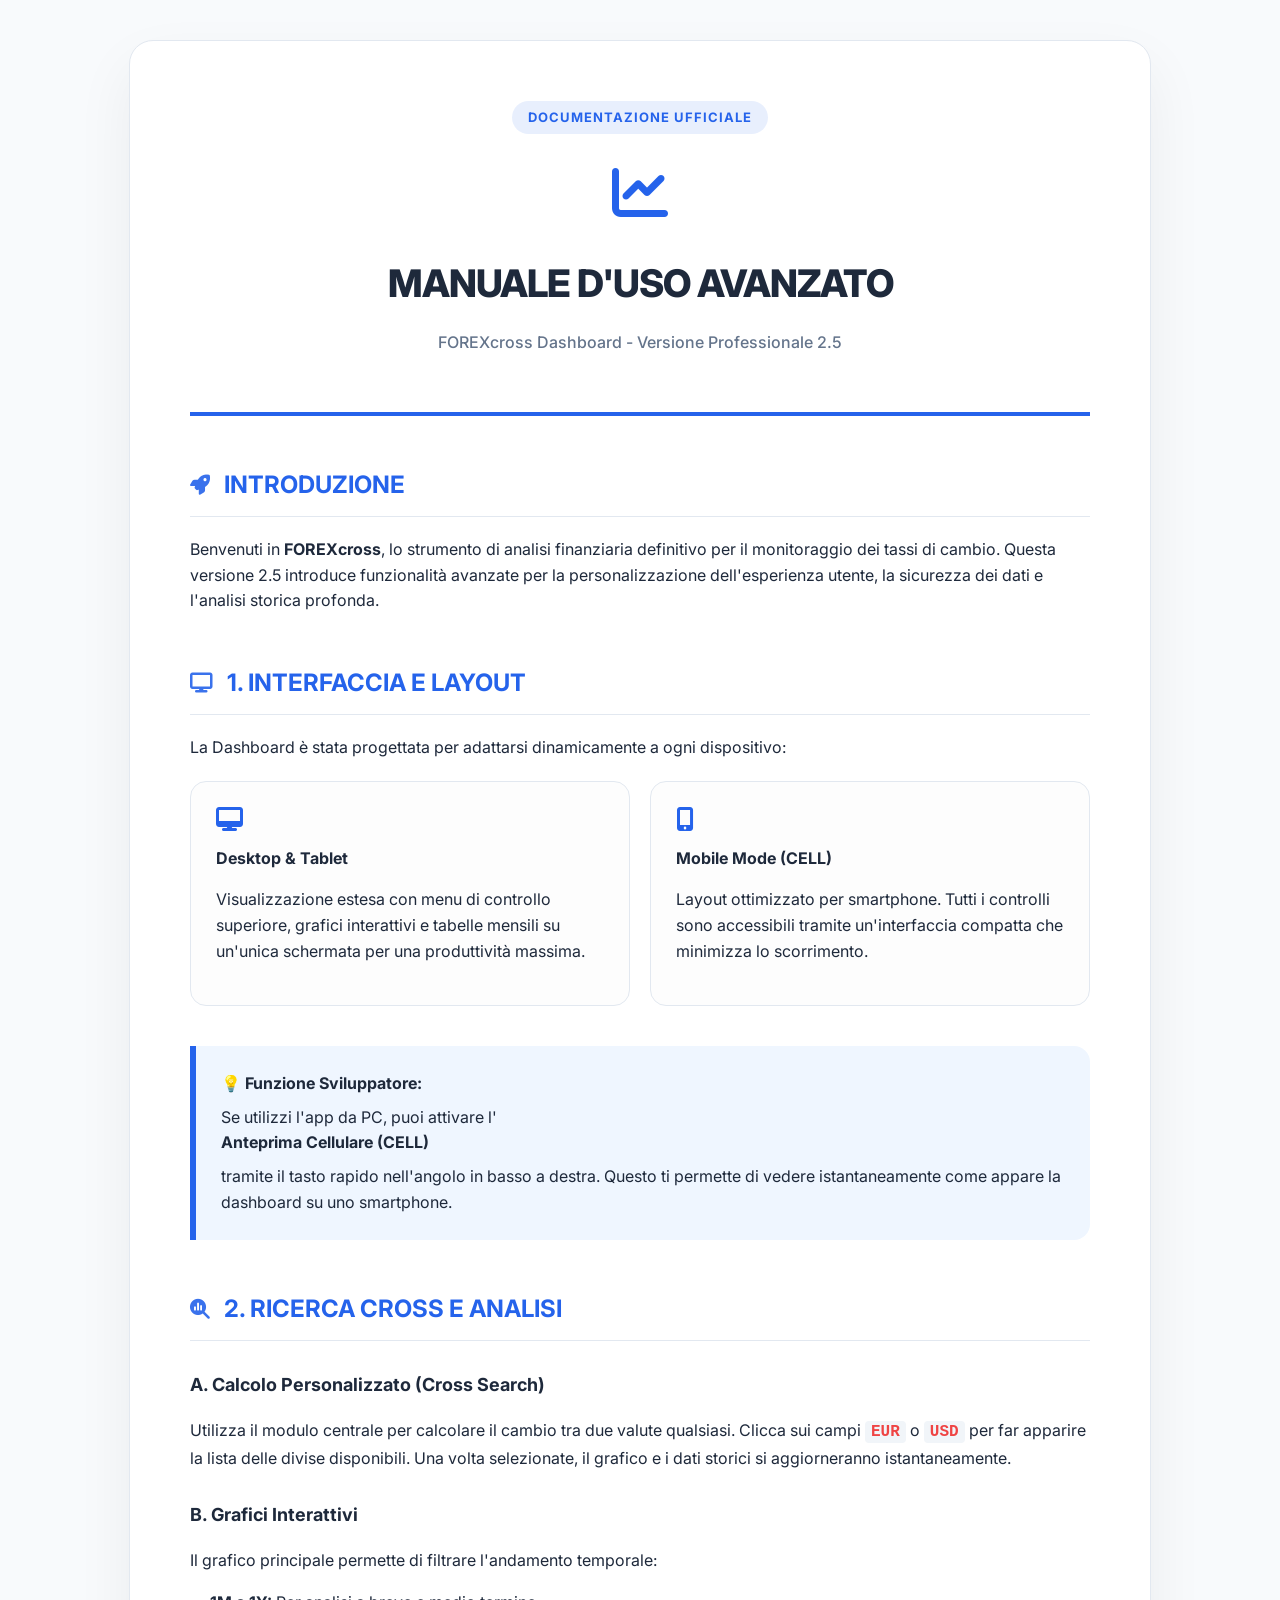
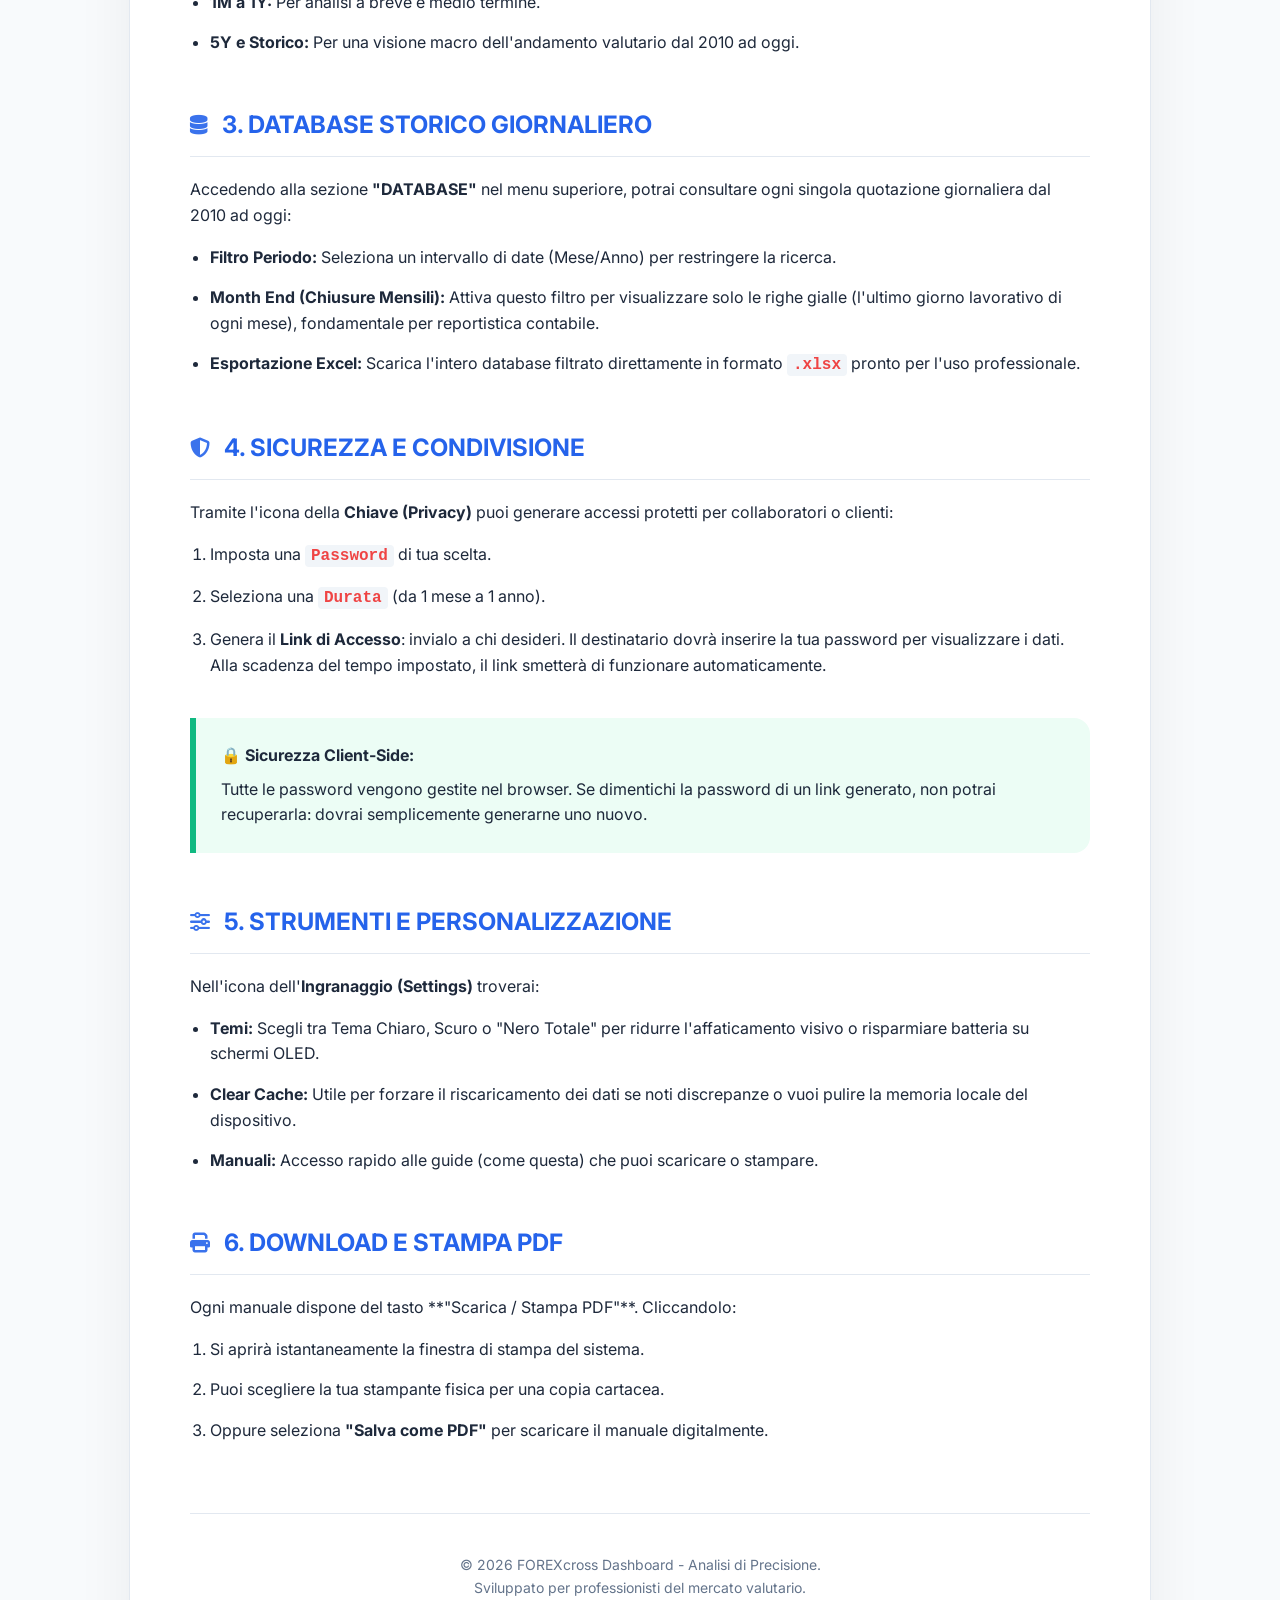
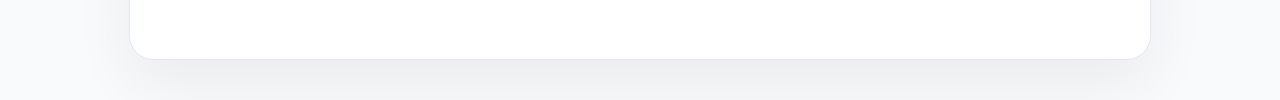
<file: FOREXcross/manuals/Manual_Advanced_it.html>
<!DOCTYPE html>
<html lang="it">
<head>
    <meta charset="UTF-8">
    <meta name="viewport" content="width=device-width, initial-scale=1.0">
    <title>Manuale d'Uso Avanzato - FOREXcross v2.5</title>
    <link rel="preconnect" href="https://fonts.googleapis.com">
    <link rel="preconnect" href="https://fonts.gstatic.com" crossorigin>
    <link href="https://fonts.googleapis.com/css2?family=Inter:wght@400;500;600;700;800&display=swap" rel="stylesheet">
    <link rel="stylesheet" href="https://cdnjs.cloudflare.com/ajax/libs/font-awesome/6.4.0/css/all.min.css">
    <style>
        :root {
            --primary: #2563eb;
            --secondary: #64748b;
            --text: #1e293b;
            --bg: #f8fafc;
            --card: #ffffff;
            --border: #e2e8f0;
            --accent: #3b82f6;
            --success: #10b981;
            --warning: #f59e0b;
        }
        body {
            font-family: 'Inter', sans-serif;
            background-color: var(--bg);
            color: var(--text);
            line-height: 1.6;
            margin: 0;
            padding: 40px 20px;
        }
        .container {
            max-width: 900px;
            margin: 0 auto;
            background: var(--card);
            padding: 60px;
            border-radius: 24px;
            box-shadow: 0 25px 60px rgba(0,0,0,0.06);
            border: 1px solid var(--border);
        }
        header {
            text-align: center;
            border-bottom: 4px solid var(--primary);
            padding-bottom: 40px;
            margin-bottom: 50px;
        }
        .header-badge {
            display: inline-block;
            background: rgba(37, 99, 235, 0.1);
            color: var(--primary);
            padding: 6px 16px;
            border-radius: 20px;
            font-size: 13px;
            font-weight: 700;
            margin-bottom: 15px;
            text-transform: uppercase;
            letter-spacing: 1px;
        }
        .app-logo {
            font-size: 56px;
            color: var(--primary);
            margin-bottom: 15px;
        }
        h1 {
            font-size: 38px;
            margin: 10px 0;
            color: var(--text);
            font-weight: 800;
            text-transform: uppercase;
            letter-spacing: -1px;
        }
        h2 {
            font-size: 24px;
            margin-top: 50px;
            color: var(--primary);
            border-bottom: 1px solid var(--border);
            padding-bottom: 12px;
            display: flex;
            align-items: center; gap: 14px;
        }
        h2 i { font-size: 20px; opacity: 0.9; }
        h3 {
            font-size: 18px;
            margin-top: 30px;
            color: var(--text);
            font-weight: 700;
        }
        .feature-grid {
            display: grid;
            grid-template-columns: repeat(auto-fit, minmax(250px, 1fr));
            gap: 20px;
            margin-top: 20px;
        }
        .feature-box {
            background: #fdfdfd;
            border: 1px solid var(--border);
            padding: 25px;
            border-radius: 16px;
            transition: transform 0.2s;
        }
        .feature-box:hover { transform: translateY(-3px); border-color: var(--primary); }
        .feature-box i { font-size: 24px; color: var(--primary); margin-bottom: 15px; display: block; }
        .feature-title { font-weight: 700; color: var(--text); margin-bottom: 10px; display: block; }
        
        ul, ol { padding-left: 20px; }
        li { margin-bottom: 15px; }
        
        code {
            background: #f1f5f9;
            padding: 2px 6px;
            border-radius: 4px;
            font-family: 'Courier New', monospace;
            font-weight: 600;
            color: #ef4444;
        }

        .alert-box {
            background: #ecfdf5;
            border-left: 6px solid var(--success);
            padding: 25px;
            margin: 40px 0;
            border-radius: 0 16px 16px 0;
        }
        .alert-box.info {
            background: #eff6ff;
            border-left-color: var(--primary);
        }
        .alert-box strong { display: block; margin-bottom: 8px; font-size: 16px; }

        footer {
            margin-top: 70px;
            text-align: center;
            font-size: 14px;
            color: var(--secondary);
            border-top: 1px solid var(--border);
            padding-top: 40px;
        }
        
        @media print {
            body { padding: 0; background: white; }
            .container { box-shadow: none; border: none; padding: 10px; width: 100%; max-width: 100%; }
            header { margin-bottom: 30px; }
            .feature-box { break-inside: avoid; }
        }
    </style>
</head>
<body>
    <div class="container">
        <header>
            <div class="header-badge">Documentazione Ufficiale</div>
            <div class="app-logo"><i class="fa-solid fa-chart-line"></i></div>
            <h1>Manuale d'Uso Avanzato</h1>
            <p style="color: var(--secondary); font-weight: 500;">FOREXcross Dashboard - Versione Professionale 2.5</p>
        </header>

        <section>
            <h2><i class="fa-solid fa-rocket"></i> INTRODUZIONE</h2>
            <p>Benvenuti in <strong>FOREXcross</strong>, lo strumento di analisi finanziaria definitivo per il monitoraggio dei tassi di cambio. Questa versione 2.5 introduce funzionalità avanzate per la personalizzazione dell'esperienza utente, la sicurezza dei dati e l'analisi storica profonda.</p>
        </section>

        <section>
            <h2><i class="fa-solid fa-display"></i> 1. INTERFACCIA E LAYOUT</h2>
            <p>La Dashboard è stata progettata per adattarsi dinamicamente a ogni dispositivo:</p>
            <div class="feature-grid">
                <div class="feature-box">
                    <i class="fa-solid fa-desktop"></i>
                    <span class="feature-title">Desktop & Tablet</span>
                    <p>Visualizzazione estesa con menu di controllo superiore, grafici interattivi e tabelle mensili su un'unica schermata per una produttività massima.</p>
                </div>
                <div class="feature-box">
                    <i class="fa-solid fa-mobile-screen-button"></i>
                    <span class="feature-title">Mobile Mode (CELL)</span>
                    <p>Layout ottimizzato per smartphone. Tutti i controlli sono accessibili tramite un'interfaccia compatta che minimizza lo scorrimento.</p>
                </div>
            </div>
            <div class="alert-box info">
                <strong>💡 Funzione Sviluppatore:</strong>
                Se utilizzi l'app da PC, puoi attivare l'<strong>Anteprima Cellulare (CELL)</strong> tramite il tasto rapido nell'angolo in basso a destra. Questo ti permette di vedere istantaneamente come appare la dashboard su uno smartphone.
            </div>
        </section>

        <section>
            <h2><i class="fa-solid fa-magnifying-glass-chart"></i> 2. RICERCA CROSS E ANALISI</h2>
            <h3>A. Calcolo Personalizzato (Cross Search)</h3>
            <p>Utilizza il modulo centrale per calcolare il cambio tra due valute qualsiasi. Clicca sui campi <code>EUR</code> o <code>USD</code> per far apparire la lista delle divise disponibili. Una volta selezionate, il grafico e i dati storici si aggiorneranno istantaneamente.</p>
            <h3>B. Grafici Interattivi</h3>
            <p>Il grafico principale permette di filtrare l'andamento temporale:</p>
            <ul>
                <li><strong>1M a 1Y:</strong> Per analisi a breve e medio termine.</li>
                <li><strong>5Y e Storico:</strong> Per una visione macro dell'andamento valutario dal 2010 ad oggi.</li>
            </ul>
        </section>

        <section>
            <h2><i class="fa-solid fa-database"></i> 3. DATABASE STORICO GIORNALIERO</h2>
            <p>Accedendo alla sezione <strong>"DATABASE"</strong> nel menu superiore, potrai consultare ogni singola quotazione giornaliera dal 2010 ad oggi:</p>
            <ul>
                <li><strong>Filtro Periodo:</strong> Seleziona un intervallo di date (Mese/Anno) per restringere la ricerca.</li>
                <li><strong>Month End (Chiusure Mensili):</strong> Attiva questo filtro per visualizzare solo le righe gialle (l'ultimo giorno lavorativo di ogni mese), fondamentale per reportistica contabile.</li>
                <li><strong>Esportazione Excel:</strong> Scarica l'intero database filtrato direttamente in formato <code>.xlsx</code> pronto per l'uso professionale.</li>
            </ul>
        </section>

        <section>
            <h2><i class="fa-solid fa-shield-halved"></i> 4. SICUREZZA E CONDIVISIONE</h2>
            <p>Tramite l'icona della <strong>Chiave (Privacy)</strong> puoi generare accessi protetti per collaboratori o clienti:</p>
            <ol>
                <li>Imposta una <code>Password</code> di tua scelta.</li>
                <li>Seleziona una <code>Durata</code> (da 1 mese a 1 anno).</li>
                <li>Genera il <strong>Link di Accesso</strong>: invialo a chi desideri. Il destinatario dovrà inserire la tua password per visualizzare i dati. Alla scadenza del tempo impostato, il link smetterà di funzionare automaticamente.</li>
            </ol>
            <div class="alert-box">
                <strong>🔒 Sicurezza Client-Side:</strong>
                Tutte le password vengono gestite nel browser. Se dimentichi la password di un link generato, non potrai recuperarla: dovrai semplicemente generarne uno nuovo.
            </div>
        </section>

        <section>
            <h2><i class="fa-solid fa-sliders"></i> 5. STRUMENTI E PERSONALIZZAZIONE</h2>
            <p>Nell'icona dell'<strong>Ingranaggio (Settings)</strong> troverai:</p>
            <ul>
                <li><strong>Temi:</strong> Scegli tra Tema Chiaro, Scuro o "Nero Totale" per ridurre l'affaticamento visivo o risparmiare batteria su schermi OLED.</li>
                <li><strong>Clear Cache:</strong> Utile per forzare il riscaricamento dei dati se noti discrepanze o vuoi pulire la memoria locale del dispositivo.</li>
                <li><strong>Manuali:</strong> Accesso rapido alle guide (come questa) che puoi scaricare o stampare.</li>
            </ul>
        </section>

        <section>
            <h2><i class="fa-solid fa-print"></i> 6. DOWNLOAD E STAMPA PDF</h2>
            <p>Ogni manuale dispone del tasto **"Scarica / Stampa PDF"**. Cliccandolo:</p>
            <ol>
                <li>Si aprirà istantaneamente la finestra di stampa del sistema.</li>
                <li>Puoi scegliere la tua stampante fisica per una copia cartacea.</li>
                <li>Oppure seleziona <strong>"Salva come PDF"</strong> per scaricare il manuale digitalmente.</li>
            </ol>
        </section>

        <footer>
            &copy; 2026 FOREXcross Dashboard - Analisi di Precisione.
            <br>Sviluppato per professionisti del mercato valutario.
        </footer>
    </div>

    <!-- Script Autoprint on Load -->
    <script>
        window.addEventListener('load', () => {
            const params = new URLSearchParams(window.location.search);
            if (params.get('print') === '1') {
                setTimeout(() => {
                    window.print();
                }, 500);
            }
        });
    </script>
</body>
</html>
</file>
<file: style.css>
:root {
    /* Premium Blue & Black Theme (FOREXcross style) */
    --bg-deep: #000000;
    --bg-card: rgba(18, 18, 18, 0.8);
    --accent-blue: #3b82f6; 
    --accent-blue-glow: rgba(59, 130, 246, 0.4);
    --accent-gradient: linear-gradient(135deg, #1d4ed8, #0ea5e9);
    
    --text-primary: #f8fafc;
    --text-secondary: #94a3b8;
    --text-muted: #64748b;
    
    --border-color: rgba(255, 255, 255, 0.08);
    --card-border: rgba(59, 130, 246, 0.2);
    
    --transition-smooth: all 0.4s cubic-bezier(0.4, 0, 0.2, 1);
    
    --font-main: 'Inter', system-ui, sans-serif;
    --font-heading: 'Outfit', sans-serif;
}

* {
    margin: 0;
    padding: 0;
    box-sizing: border-box;
    -webkit-font-smoothing: antialiased;
}

body {
    background-color: var(--bg-deep);
    color: var(--text-primary);
    font-family: var(--font-main);
    min-height: 100vh;
    overflow-x: hidden;
    display: flex;
    justify-content: center;
    align-items: center;
}

/* Dynamic background with Watermark */
.app-background {
    position: fixed;
    top: 0;
    left: 0;
    width: 100%;
    height: 100%;
    z-index: -1;
    background-color: var(--bg-deep);
    background-image: 
        radial-gradient(circle at 10% 20%, rgba(59, 130, 246, 0.15) 0%, transparent 45%),
        radial-gradient(circle at 90% 80%, rgba(29, 78, 216, 0.15) 0%, transparent 45%);
}

.app-background::after {
    content: "";
    position: absolute;
    top: 50%;
    left: 50%;
    transform: translate(-50%, -50%);
    width: 180%; /* significantly enlarged */
    height: 180%; /* significantly enlarged */
    background: url('assets/globe_watermark.png') center/contain no-repeat;
    opacity: 0.12; /* slightly more visible */
    pointer-events: none;
    filter: blur(1px); /* maintains softness */
}

.hub-container {
    width: 100%;
    max-width: 1100px;
    padding: 20px 20px 60px; /* Reduced top padding to move header up */
    display: flex;
    flex-direction: column;
    gap: 100px; /* Increased gap to separate header from cards */
    animation: fadeIn 0.8s ease-out;
}

@keyframes fadeIn {
    from { opacity: 0; transform: translateY(20px); }
    to { opacity: 1; transform: translateY(0); }
}

/* Header Section */
.hub-header {
    display: flex;
    flex-direction: row;
    justify-content: center;
    align-items: center;
    gap: 40px;
}

.logo-wrapper {
    width: 180px;
    height: 180px;
    border-radius: 40px;
    background: var(--bg-card);
    border: 1px solid var(--card-border);
    padding: 15px;
    box-shadow: 0 0 50px var(--accent-blue-glow);
    display: flex;
    justify-content: center;
    align-items: center;
    overflow: hidden;
}

.main-logo {
    width: 100%;
    height: 100%;
    object-fit: cover;
    border-radius: 20px;
}

.main-title {
    font-family: var(--font-heading);
    font-size: 4.5rem;
    font-weight: 800;
    letter-spacing: 3px;
    background: linear-gradient(135deg, #fff, var(--accent-blue));
    -webkit-background-clip: text;
    background-clip: text;
    -webkit-text-fill-color: transparent;
    margin-bottom: 5px;
    line-height: 1.1;
}

.title-wrapper {
    text-align: left;
}

.main-tagline {
    font-family: var(--font-heading);
    color: var(--text-secondary);
    letter-spacing: 6px;
    text-transform: uppercase;
    font-size: 1rem;
    font-weight: 400;
}

/* Hub Grid */
.hub-grid {
    display: grid;
    grid-template-columns: 1fr 1fr;
    gap: 30px;
    width: 100%;
    max-width: 850px; /* narrowed for better 2x2 look */
    margin: 0 auto;
}

/* Card Style */
.hub-card {
    position: relative;
    background: var(--bg-card);
    border: 1px solid var(--border-color);
    border-radius: 20px;
    padding: 24px;
    display: flex;
    flex-direction: row; /* Horizontal layout for shorter rectangles */
    align-items: center;
    gap: 20px;
    text-decoration: none;
    transition: var(--transition-smooth);
    overflow: hidden;
    backdrop-filter: blur(10px);
}

.hub-card:hover {
    transform: translateY(-8px);
    border-color: var(--accent-blue);
    box-shadow: 0 15px 40px rgba(59, 130, 246, 0.15);
}

.card-glow {
    position: absolute;
    top: 0;
    left: 0;
    width: 100%;
    height: 100%;
    background: radial-gradient(circle at top right, rgba(59, 130, 246, 0.15), transparent 60%);
    opacity: 0;
    transition: var(--transition-smooth);
}

.hub-card:hover .card-glow {
    opacity: 1;
}

.card-icon {
    width: 50px;
    height: 50px;
    border-radius: 14px;
    background: rgba(255, 255, 255, 0.05);
    display: flex;
    justify-content: center;
    align-items: center;
    font-size: 20px;
    flex-shrink: 0;
    color: var(--accent-blue);
    transition: var(--transition-smooth);
    border: 1px solid var(--border-color);
}

[data-theme='light'] .card-icon {
    background: rgba(0, 0, 0, 0.05);
}

.hub-card:hover .card-icon {
    background: var(--accent-gradient) !important;
    color: white !important;
    border-color: var(--accent-blue);
}

.card-info {
    flex: 1;
}

.card-title {
    font-family: var(--font-heading);
    font-size: 1.4rem;
    font-weight: 700;
    color: var(--text-primary); /* Uses variable for light/dark support */
    margin-bottom: 5px;
}

.card-subtitle {
    font-size: 0.85rem;
    color: var(--text-secondary);
    display: block;
    line-height: 1.4;
}

.card-arrow {
    font-size: 18px;
    color: var(--accent-blue);
    opacity: 0.3;
    transition: var(--transition-smooth);
    flex-shrink: 0;
}

.hub-card:hover .card-arrow {
    opacity: 1;
    transform: translateX(5px);
}

/* Responsive adjustments */
@media (max-width: 768px) {
    .hub-header { 
        flex-direction: row; 
        gap: 15px;
        justify-content: center;
        text-align: left;
    }
    .logo-wrapper {
        width: 100px;
        height: 100px;
        border-radius: 24px;
        padding: 8px;
    }
    .title-wrapper { text-align: left; }
    .main-title { font-size: 1.8rem; letter-spacing: 1px; }
    .main-tagline { font-size: 0.7rem; letter-spacing: 3px; }
    .hub-grid { grid-template-columns: 1fr; } /* Stack on mobile for readability */
}

@media (max-width: 480px) {
    .hub-header { gap: 10px; }
    .logo-wrapper { width: 80px; height: 80px; }
    .main-title { font-size: 1.4rem; }
    .main-tagline { font-size: 0.6rem; letter-spacing: 2px; }
    .hub-card { height: auto; min-height: 120px; }
}

/* Side Actions Styles */
.side-actions {
    position: fixed;
    right: 30px;
    top: 50%;
    transform: translateY(-50%);
    display: flex;
    flex-direction: column;
    gap: 40px;
    z-index: 1000;
    background: rgba(0, 0, 0, 0.3);
    padding: 20px 10px;
    border-radius: 30px;
    backdrop-filter: blur(5px);
    border: 1px solid var(--border-color);
}

.lang-selector {
    display: flex;
    flex-direction: column;
    gap: 15px;
    align-items: center;
}

.lang-btn {
    background: none;
    border: 2px solid transparent;
    border-radius: 50%;
    padding: 5px;
    cursor: pointer;
    transition: var(--transition-smooth);
    opacity: 0.6;
    font-size: 1.2rem;
    display: flex;
    justify-content: center;
    align-items: center;
}

.lang-btn.active {
    opacity: 1;
    border-color: var(--accent-blue);
    transform: scale(1.15);
    box-shadow: 0 0 15px var(--accent-blue-glow);
}

.lang-btn:hover {
    opacity: 0.9;
    transform: scale(1.1);
}

.secondary-actions {
    display: flex;
    flex-direction: column;
    gap: 15px;
    align-items: center;
    border-top: 1px solid var(--border-color);
    padding-top: 15px;
}

.side-icon-btn {
    background: var(--bg-card);
    border: 1px solid var(--border-color);
    color: var(--accent-blue);
    width: 45px;
    height: 45px;
    border-radius: 12px;
    display: flex;
    justify-content: center;
    align-items: center;
    font-size: 1.2rem;
    cursor: pointer;
    transition: var(--transition-smooth);
}

.side-icon-btn:hover {
    background: var(--accent-gradient);
    color: white;
    transform: scale(1.1);
}

/* Modal Window */
.modal {
    position: fixed;
    top: 0;
    left: 0;
    width: 100%;
    height: 100%;
    background: rgba(0, 0, 0, 0.6);
    backdrop-filter: blur(8px);
    display: flex;
    justify-content: center;
    align-items: center;
    z-index: 2000;
    transition: var(--transition-smooth);
}

.modal.hidden {
    opacity: 0;
    pointer-events: none;
}

.modal-content {
    background: var(--bg-card);
    padding: 30px;
    border-radius: 24px;
    border: 1px solid var(--card-border);
    width: 90%;
    max-width: 400px;
    box-shadow: 0 20px 50px rgba(0,0,0,0.5);
}

.modal-header {
    display: flex;
    justify-content: space-between;
    align-items: center;
    margin-bottom: 20px;
}

.modal-header h3 {
    font-family: var(--font-heading);
    color: var(--accent-blue);
    font-size: 1.5rem;
}

.close-modal {
    background: none;
    border: none;
    color: var(--text-secondary);
    font-size: 2rem;
    cursor: pointer;
}

.tool-item {
    display: flex;
    justify-content: space-between;
    align-items: center;
    padding: 15px 0;
}

.theme-btn {
    padding: 10px 20px;
    border-radius: 12px;
    border: 1px solid var(--accent-blue);
    background: transparent;
    color: var(--accent-blue);
    font-weight: 600;
    display: flex;
    align-items: center;
    gap: 10px;
    cursor: pointer;
    transition: var(--transition-smooth);
}

.theme-btn:hover {
    background: var(--accent-gradient);
    color: white;
}

/* Light Theme Variables Variables */
[data-theme='light'] {
    --bg-deep: #f0f4f8;
    --bg-card: rgba(255, 255, 255, 0.9);
    --text-primary: #1e293b;
    --text-secondary: #64748b;
    --border-color: rgba(0, 0, 0, 0.08);
    --card-border: rgba(59, 130, 246, 0.3);
}

[data-theme='light'] .app-background {
    background-image: 
        radial-gradient(circle at 10% 20%, rgba(59, 130, 246, 0.1) 0%, transparent 45%),
        radial-gradient(circle at 90% 80%, rgba(59, 130, 246, 0.1) 0%, transparent 45%);
}

[data-theme='light'] .side-actions {
    background: rgba(255, 255, 255, 0.6);
}

[data-theme='light'] .main-title {
    background: linear-gradient(135deg, #1e293b, #3b82f6);
    -webkit-background-clip: text;
    background-clip: text;
}

/* Mobile adjustments */
@media (max-width: 1024px) {
    .side-actions {
        position: fixed;
        right: 15px;
        top: auto;
        bottom: 20px;
        transform: none;
        flex-direction: row;
        gap: 20px;
        height: auto;
        padding: 10px 20px;
        border-radius: 20px;
    }
    .lang-selector, .secondary-actions {
        flex-direction: row;
        padding: 0;
        border: none;
    }
}

/* Global Footer Styles */
.hub-footer {
    display: none;
}

.hub-footer p {
    font-family: var(--font-heading);
    font-size: 0.8rem;
    color: var(--text-muted);
    letter-spacing: 3px;
    text-transform: uppercase;
    font-weight: 500;
    opacity: 0.7;
}

/* Spacing to avoid overlap */
.hub-container, .page-container {
    padding-bottom: 80px;
}

/* --- OVERLAY STYLES (PRIVACY & ACCESS) --- */
.settings-overlay {
    position: fixed;
    top: 0;
    left: 0;
    width: 100%;
    height: 100%;
    background-color: rgba(0, 0, 0, 0.5);
    backdrop-filter: blur(8px);
    z-index: 2000;
    display: flex;
    justify-content: center;
    align-items: center;
    transition: all 0.3s ease;
}

.settings-overlay.hidden {
    opacity: 0;
    pointer-events: none;
}

.settings-container {
    background-color: var(--bg-card);
    color: var(--text-primary);
    width: 90%;
    max-width: 400px;
    max-height: 90vh;
    display: flex;
    flex-direction: column;
    border-radius: 24px;
    box-shadow: 0 20px 50px rgba(0,0,0,0.5);
    border: 1px solid var(--border-color);
    overflow: hidden;
    animation: slideUp 0.3s ease-out;
}

@keyframes slideUp {
    from { transform: translateY(20px); opacity: 0; }
    to { transform: translateY(0); opacity: 1; }
}

.settings-header {
    padding: 20px;
    border-bottom: 1px solid var(--border-color);
    display: flex;
    justify-content: space-between;
    align-items: center;
}

.settings-header h2 {
    font-family: var(--font-heading);
    font-size: 1.5rem;
    font-weight: 700;
    margin: 0;
    color: var(--accent-blue);
}

.settings-body {
    padding: 20px;
    overflow-y: auto;
    flex: 1;
}

.settings-group {
    margin-bottom: 24px;
}

.settings-group-title {
    font-family: var(--font-heading);
    font-size: 1.1rem;
    font-weight: 800;
    color: var(--accent-blue);
    margin-bottom: 12px;
    display: block;
    text-transform: uppercase;
    letter-spacing: 0.5px;
}

/* Access Overlay */
.access-overlay {
    position: fixed;
    top: 0;
    left: 0;
    width: 100%;
    height: 100%;
    background: var(--bg-deep);
    display: flex;
    align-items: center;
    justify-content: center;
    z-index: 10000;
}

.access-container {
    background: var(--bg-card);
    padding: 40px 30px;
    border-radius: 24px;
    width: 90%;
    max-width: 400px;
    text-align: center;
    border: 1px solid var(--border-color);
    box-shadow: 0 20px 40px rgba(0,0,0,0.3);
}

.access-icon {
    font-size: 48px;
    color: var(--accent-blue);
    margin-bottom: 24px;
}

.access-container h2 {
    font-family: var(--font-heading);
    font-size: 24px;
    font-weight: 700;
    margin-bottom: 12px;
}

.access-container p {
    color: var(--text-secondary);
    font-size: 15px;
    margin-bottom: 30px;
    line-height: 1.5;
}

.hidden {
    display: none !important;
}
</file>
<file: commodities.css>
:root {
    --bg-page: #000000;
    --bg-card: rgba(18, 18, 18, 0.82);
    --bg-input: rgba(255, 255, 255, 0.04);
    --accent-blue: #3b82f6; 
    --accent-blue-glow: rgba(59, 130, 246, 0.5);
    --accent-gradient: linear-gradient(135deg, #1d4ed8, #0ea5e9);
    
    --text-primary: #f8fafc;
    --text-secondary: #94a3b8;
    --text-muted: #64748b;
    
    --border-color: rgba(255, 255, 255, 0.08);
    --card-border: rgba(59, 130, 246, 0.25);
    --input-border: rgba(255, 255, 255, 0.1);
    
    --transition-smooth: all 0.3s cubic-bezier(0.4, 0, 0.2, 1);
    
    --font-heading: 'Outfit', sans-serif;
}

body {
    align-items: flex-start !important;
    padding-top: 40px;
    background-color: var(--bg-page) !important;
}

.page-container {
    width: 100%;
    max-width: 800px;
    margin: 0 auto;
    padding: 0 20px 40px;
    animation: fadeIn 0.6s ease-out;
}

/* Header */
.page-header {
    display: flex;
    justify-content: space-between;
    align-items: center;
    margin-bottom: 40px;
    padding: 0 5px;
}

.header-title h1 {
    font-family: var(--font-heading);
    font-size: 2.2rem;
    font-weight: 800;
    letter-spacing: 2px;
    background: linear-gradient(135deg, #fff, var(--accent-blue));
    -webkit-background-clip: text;
    background-clip: text;
    -webkit-text-fill-color: transparent;
    line-height: 1;
    margin-bottom: 4px;
}

.header-title p {
    color: var(--text-secondary);
    font-size: 0.85rem;
    text-transform: uppercase;
    letter-spacing: 3px;
    font-weight: 300;
}

.back-btn {
    display: flex;
    align-items: center;
    gap: 12px;
    text-decoration: none;
    color: var(--text-primary);
    font-size: 0.95rem;
    font-weight: 700;
    padding: 12px 20px;
    background: rgba(255, 255, 255, 0.05); /* Slightly darker/lighter background for contrast */
    border: 1px solid var(--accent-blue); /* Distinct blue border */
    border-radius: 14px;
    transition: var(--transition-smooth);
    backdrop-filter: blur(10px);
    box-shadow: 0 4px 15px rgba(0, 0, 0, 0.4);
}

.back-btn i {
    color: var(--accent-blue);
    font-size: 1.1rem;
}

.back-btn:hover {
    background: var(--accent-gradient);
    color: white;
    border-color: transparent;
    transform: translateX(-5px);
    box-shadow: 0 8px 25px var(--accent-blue-glow);
}

.back-btn:hover i {
    color: white;
}

.title-with-icon {
    display: flex;
    align-items: center;
    gap: 15px; /* Spazio tra icona e testo */
    margin-bottom: 4px; /* Come l'h1 originale */
}

.title-with-icon h1 {
    margin: 0 !important; /* Rimuove il margine di default per allinearlo all'icona */
    line-height: normal;
}

.title-icon {
    font-size: 2rem;
    color: var(--accent-blue);
    filter: drop-shadow(0 0 10px var(--accent-blue-glow));
    /* Garantisce che non erediti lo stile trasparente del h1 se spostata fuori */
    display: inline-block;
}

.action-btn {
    width: 44px;
    height: 44px;
    border-radius: 14px;
    background: var(--bg-card);
    border: 1px solid var(--border-color);
    color: var(--accent-blue);
    cursor: pointer;
    transition: var(--transition-smooth);
    display: flex;
    justify-content: center;
    align-items: center;
    font-size: 1.1rem;
}

.action-btn:hover {
    background: var(--accent-gradient);
    color: white;
    border-color: var(--accent-blue);
    box-shadow: 0 0 15px var(--accent-blue-glow);
}

/* Search Area */
.search-section {
    margin-bottom: 40px;
    display: flex;
    flex-direction: column;
    gap: 15px;
}

.category-filters {
    display: flex;
    justify-content: space-between;
    align-items: center;
    gap: 15px;
    padding-bottom: 5px;
}

.filter-group {
    display: flex;
    gap: 10px;
    overflow-x: auto;
    scrollbar-width: none;
}

.filter-group::-webkit-scrollbar {
    display: none;
}

.refresh-btn-inline {
    width: 44px;
    height: 44px;
    border-radius: 12px;
    background: var(--bg-card);
    border: 1px solid var(--border-color);
    color: var(--accent-blue);
    cursor: pointer;
    transition: var(--transition-smooth);
    display: flex;
    justify-content: center;
    align-items: center;
    font-size: 1.2rem;
    flex-shrink: 0;
}

.refresh-btn-inline:hover {
    background: var(--accent-gradient);
    color: white;
    border-color: var(--accent-blue);
    box-shadow: 0 0 12px var(--accent-blue-glow);
}

.filter-btn {
    padding: 10px 20px;
    border-radius: 14px;
    background: var(--bg-card);
    border: 1px solid var(--border-color);
    color: var(--text-secondary);
    font-weight: 600;
    cursor: pointer;
    transition: var(--transition-smooth);
    display: flex;
    align-items: center;
    gap: 10px;
    white-space: nowrap;
    font-size: 0.95rem;
    backdrop-filter: blur(10px);
}

.filter-btn i {
    color: var(--accent-blue);
    font-size: 1.1rem;
    transition: var(--transition-smooth);
}

.filter-btn.active i {
    color: white;
}

.filter-btn:hover {
    background: rgba(255,255,255,0.05);
    border-color: var(--accent-blue);
    color: white;
}

.filter-btn.active {
    background: var(--accent-gradient);
    border-color: transparent;
    color: white;
    box-shadow: 0 4px 10px var(--accent-blue-glow);
}

.search-box {
    position: relative;
    width: 100%;
}

.search-icon {
    position: absolute;
    left: 20px;
    top: 50%;
    transform: translateY(-50%);
    color: var(--accent-blue);
    font-size: 1.2rem;
    z-index: 10;
    pointer-events: none;
}

#commoditySearch {
    width: 100%;
    padding: 20px 20px 20px 60px;
    background: var(--bg-input);
    border: 1px solid var(--input-border);
    border-radius: 20px;
    color: white;
    font-size: 1.1rem;
    transition: var(--transition-smooth);
    outline: none;
    backdrop-filter: blur(10px);
}

#commoditySearch:focus {
    border-color: var(--accent-blue);
    background: rgba(255,255,255,0.07);
    box-shadow: 0 0 25px rgba(59, 130, 246, 0.15);
}

.search-results {
    position: absolute;
    top: 100%;
    left: 0;
    right: 0;
    margin-top: 10px;
    background: #111;
    border: 1px solid var(--border-color);
    border-radius: 18px;
    max-height: 300px;
    overflow-y: auto;
    z-index: 100;
    box-shadow: 0 20px 40px rgba(0,0,0,0.6);
}

.search-results.hidden {
    display: none;
}

.search-item {
    display: flex;
    justify-content: space-between;
    align-items: center;
    padding: 14px 20px;
    border-bottom: 1px solid rgba(255,255,255,0.03);
    cursor: pointer;
    transition: var(--transition-smooth);
}

.search-item:hover {
    background: rgba(255,255,255,0.08);
}

.search-item .info {
    display: flex;
    flex-direction: column;
    gap: 4px;
}

.search-item .name {
    font-weight: 600;
    color: white;
    font-size: 1rem;
}

.search-item .meta {
    display: flex;
    align-items: center;
    gap: 10px;
}

.search-item .symbol {
    color: var(--accent-blue);
    font-size: 0.75rem;
    font-weight: 700;
}

.search-item .category-tag {
    font-size: 0.65rem;
    color: var(--text-muted);
    background: rgba(255,255,255,0.05);
    padding: 2px 6px;
    border-radius: 4px;
    text-transform: uppercase;
}

.no-results {
    padding: 20px;
    color: var(--text-muted);
    text-align: center;
    font-size: 0.9rem;
}

.search-item .add-btn {
    width: 34px;
    height: 34px;
    border-radius: 10px;
    background: rgba(59, 130, 246, 0.1);
    color: var(--accent-blue);
    display: flex;
    justify-content: center;
    align-items: center;
    font-size: 0.9rem;
}

/* Monitor Section */
.monitor-section {
    background: var(--bg-card);
    border: 1px solid var(--border-color);
    border-radius: 30px;
    padding: 30px;
    min-height: 400px;
    backdrop-filter: blur(15px);
}

.section-header {
    display: flex;
    justify-content: space-between;
    align-items: center;
    margin-bottom: 25px;
}

.section-header h2 {
    font-family: var(--font-heading);
    font-size: 1.5rem;
    font-weight: 700;
}

.count-badge {
    background: var(--accent-gradient);
    color: white;
    padding: 4px 12px;
    border-radius: 50px;
    font-size: 0.8rem;
    font-weight: 700;
    box-shadow: 0 4px 10px var(--accent-blue-glow);
}

.monitor-list {
    display: flex;
    flex-direction: column;
    gap: 12px;
}

.empty-state {
    display: flex;
    flex-direction: column;
    align-items: center;
    justify-content: center;
    padding: 80px 20px;
    color: var(--text-muted);
    text-align: center;
}

.empty-state i {
    font-size: 3rem;
    margin-bottom: 20px;
    opacity: 0.2;
}

.empty-state p {
    font-size: 0.95rem;
    max-width: 250px;
    line-height: 1.5;
}

/* Commodity Card */
.commodity-row {
    background: rgba(255,255,255,0.03);
    border: 1px solid rgba(255,255,255,0.05);
    border-radius: 18px;
    padding: 18px 24px;
    display: flex;
    justify-content: space-between;
    align-items: center;
    transition: var(--transition-smooth);
    cursor: grab;
}

.commodity-row:active {
    cursor: grabbing;
}

.commodity-row.dragging {
    opacity: 0.4;
    border: 1px dashed var(--accent-blue);
}

.commodity-row.drag-over {
    border-top: 2px solid var(--accent-blue);
    background: rgba(59, 130, 246, 0.05);
}

.drag-handle {
    margin-right: 15px;
    color: var(--text-muted);
    opacity: 0.5;
    cursor: grab;
}

.commodity-row:hover .drag-handle {
    opacity: 1;
    color: var(--accent-blue);
}

.commodity-row:hover {
    background: rgba(255,255,255,0.05);
    border-color: var(--card-border);
    transform: scale(1.01);
}

.commodity-info {
    display: flex;
    flex-direction: column;
    gap: 2px;
}

.commodity-name {
    font-weight: 700;
    font-size: 1.2rem;
    color: white;
}

.commodity-meta {
    display: flex;
    align-items: center;
    gap: 8px;
}

.commodity-symbol {
    font-size: 0.75rem;
    color: var(--text-secondary);
    font-weight: 500;
}

.unit-info-icon {
    font-size: 1.15rem;
    color: var(--accent-blue);
    opacity: 0.9;
    cursor: help;
    transition: var(--transition-smooth);
    margin-left: 4px;
}

.unit-info-icon:hover {
    opacity: 1;
    transform: scale(1.2);
    color: white;
}

.unit-banner {
    position: absolute;
    bottom: 110%; /* Posiziona sopra l'icona */
    left: 0;
    background: rgba(15, 23, 42, 0.95);
    border: 1px solid var(--accent-blue);
    padding: 10px 16px;
    border-radius: 12px;
    box-shadow: 0 8px 25px rgba(0, 0, 0, 0.6);
    z-index: 1000;
    align-items: center;
    gap: 15px;
    min-width: 250px;
    color: white;
    font-size: 0.9rem;
    font-weight: 500;
    backdrop-filter: blur(10px);
    /* Arrow pointing down */
    transform-origin: bottom left;
    animation: fadeInScale 0.2s ease-out;
}

.unit-banner::after {
    content: '';
    position: absolute;
    top: 100%;
    left: 15px;
    border-width: 8px;
    border-style: solid;
    border-color: var(--accent-blue) transparent transparent transparent;
}

/* Fix for search results where it gets clipped at the top */
.search-item .unit-banner {
    bottom: auto;
    top: 130%;
    transform-origin: top left;
    z-index: 1000;
}

.search-item .unit-banner::after {
    top: auto;
    bottom: 100%;
    border-color: transparent transparent var(--accent-blue) transparent;
}

.banner-close {
    color: #ef4444; /* Rosso */
    cursor: pointer;
    font-size: 1.1rem;
    padding: 4px;
    transition: var(--transition-smooth);
    margin-left: auto;
}

.banner-close:hover {
    transform: scale(1.3);
    color: #f87171;
}

@keyframes fadeInScale {
    from { opacity: 0; transform: scale(0.9); }
    to { opacity: 1; transform: scale(1); }
}

.commodity-price-area {
    display: flex;
    align-items: center;
    gap: 20px;
}

.price-box {
    text-align: right;
}

.price-value {
    font-family: var(--font-heading);
    font-size: 1.4rem;
    font-weight: 700;
    color: white;
}

.price-change {
    font-size: 0.8rem;
    font-weight: 600;
}

.price-change.positive { color: #10b981; }
.price-change.negative { color: #ef4444; }

.remove-commodity {
    width: 32px;
    height: 32px;
    border-radius: 8px;
    background: rgba(239, 68, 68, 0.1);
    color: #ef4444;
    border: none;
    cursor: pointer;
    transition: var(--transition-smooth);
    display: flex;
    justify-content: center;
    align-items: center;
}

.remove-commodity:hover {
    background: #ef4444;
    color: white;
}

/* Animations */
@keyframes slideDown {
    from { opacity: 0; transform: translateY(-10px); }
    to { opacity: 1; transform: translateY(0); }
}

.search-item {
    animation: slideDown 0.3s ease-out;
}

@media (max-width: 600px) {
    .header-title h1 { font-size: 1.8rem; }
    .page-header { flex-direction: column; gap: 20px; align-items: flex-start; }
    .lang-selector, .secondary-actions {
        flex-direction: row;
        padding: 0;
        border: none;
    }
}

/* Light Theme support */
[data-theme='light'] {
    --bg-page: #f0f4f8;
    --bg-card: rgba(255, 255, 255, 0.9);
    --bg-input: rgba(0, 0, 0, 0.03);
    --text-primary: #1e293b;
    --text-secondary: #64748b;
    --border-color: rgba(0, 0, 0, 0.08);
    --input-border: rgba(0, 0, 0, 0.1);
}

[data-theme='light'] .header-title h1 {
    background: linear-gradient(135deg, #1e293b, var(--accent-blue));
    -webkit-background-clip: text;
    background-clip: text;
}

[data-theme='light'] #commoditySearch, [data-theme='light'] .commodity-name, [data-theme='light'] .price-value {
    color: #1e293b;
}

[data-theme='light'] .commodity-row {
    background: rgba(0, 0, 0, 0.02);
}

[data-theme='light'] .back-btn {
    background: #fff;
    color: #1e293b;
}
</file>
<file: cryptos.css>
:root {
    --bg-page: #000000;
    --bg-card: rgba(18, 18, 18, 0.82);
    --bg-input: rgba(255, 255, 255, 0.04);
    --accent-blue: #3b82f6; 
    --accent-blue-glow: rgba(59, 130, 246, 0.5);
    --accent-gradient: linear-gradient(135deg, #1d4ed8, #0ea5e9);
    
    --text-primary: #f8fafc;
    --text-secondary: #94a3b8;
    --text-muted: #64748b;
    
    --border-color: rgba(255, 255, 255, 0.08);
    --card-border: rgba(59, 130, 246, 0.25);
    --input-border: rgba(255, 255, 255, 0.1);
    
    --transition-smooth: all 0.3s cubic-bezier(0.4, 0, 0.2, 1);
    
    --font-heading: 'Outfit', sans-serif;
}

body {
    align-items: flex-start !important;
    padding-top: 40px;
    background-color: var(--bg-page) !important;
}

.page-container {
    width: 100%;
    max-width: 800px;
    margin: 0 auto;
    padding: 0 20px 40px;
    animation: fadeIn 0.6s ease-out;
}

/* Header */
.page-header {
    display: flex;
    justify-content: space-between;
    align-items: center;
    margin-bottom: 40px;
    padding: 0 5px;
}

.header-title h1 {
    font-family: var(--font-heading);
    font-size: 2.2rem;
    font-weight: 800;
    letter-spacing: 2px;
    background: linear-gradient(135deg, #fff, var(--accent-blue));
    -webkit-background-clip: text;
    background-clip: text;
    -webkit-text-fill-color: transparent;
    line-height: 1;
    margin-bottom: 4px;
}

.header-title p {
    color: var(--text-secondary);
    font-size: 0.85rem;
    text-transform: uppercase;
    letter-spacing: 3px;
    font-weight: 300;
}

.back-btn {
    display: flex;
    align-items: center;
    gap: 12px;
    text-decoration: none;
    color: var(--text-primary);
    font-size: 0.95rem;
    font-weight: 700;
    padding: 12px 20px;
    background: rgba(255, 255, 255, 0.05); /* Slightly darker/lighter background for contrast */
    border: 1px solid var(--accent-blue); /* Distinct blue border */
    border-radius: 14px;
    transition: var(--transition-smooth);
    backdrop-filter: blur(10px);
    box-shadow: 0 4px 15px rgba(0, 0, 0, 0.4);
}

.back-btn i {
    color: var(--accent-blue);
    font-size: 1.1rem;
}

.back-btn:hover {
    background: var(--accent-gradient);
    color: white;
    border-color: transparent;
    transform: translateX(-5px);
    box-shadow: 0 8px 25px var(--accent-blue-glow);
}

.back-btn:hover i {
    color: white;
}

.title-with-icon {
    display: flex;
    align-items: center;
    gap: 15px; /* Spazio tra icona e testo */
    margin-bottom: 4px; /* Come l'h1 originale */
}

.title-with-icon h1 {
    margin: 0 !important; /* Rimuove il margine di default per allinearlo all'icona */
    line-height: normal;
}

.title-icon {
    font-size: 2rem;
    color: var(--accent-blue);
    filter: drop-shadow(0 0 10px var(--accent-blue-glow));
    /* Garantisce che non erediti lo stile trasparente del h1 se spostata fuori */
    display: inline-block;
}

.action-btn {
    width: 44px;
    height: 44px;
    border-radius: 14px;
    background: var(--bg-card);
    border: 1px solid var(--border-color);
    color: var(--accent-blue);
    cursor: pointer;
    transition: var(--transition-smooth);
    display: flex;
    justify-content: center;
    align-items: center;
    font-size: 1.1rem;
}

.action-btn:hover {
    background: var(--accent-gradient);
    color: white;
    border-color: var(--accent-blue);
    box-shadow: 0 0 15px var(--accent-blue-glow);
}

/* Search Area */
.search-section {
    margin-bottom: 40px;
    display: flex;
    flex-direction: column;
    gap: 15px;
}

.category-filters {
    display: flex;
    justify-content: space-between;
    align-items: center;
    gap: 15px;
    padding-bottom: 5px;
}

.filter-group {
    display: flex;
    gap: 10px;
    overflow-x: auto;
    scrollbar-width: none;
}

.filter-group::-webkit-scrollbar {
    display: none;
}

.refresh-btn-inline {
    width: 44px;
    height: 44px;
    border-radius: 12px;
    background: var(--bg-card);
    border: 1px solid var(--border-color);
    color: var(--accent-blue);
    cursor: pointer;
    transition: var(--transition-smooth);
    display: flex;
    justify-content: center;
    align-items: center;
    font-size: 1.2rem;
    flex-shrink: 0;
}

.refresh-btn-inline:hover {
    background: var(--accent-gradient);
    color: white;
    border-color: var(--accent-blue);
    box-shadow: 0 0 12px var(--accent-blue-glow);
}

.filter-btn {
    padding: 10px 20px;
    border-radius: 14px;
    background: var(--bg-card);
    border: 1px solid var(--border-color);
    color: var(--text-secondary);
    font-weight: 600;
    cursor: pointer;
    transition: var(--transition-smooth);
    display: flex;
    align-items: center;
    gap: 10px;
    white-space: nowrap;
    font-size: 0.95rem;
    backdrop-filter: blur(10px);
}

.filter-btn i {
    color: var(--accent-blue);
    font-size: 1.1rem;
    transition: var(--transition-smooth);
}

.filter-btn.active i {
    color: white;
}

.filter-btn:hover {
    background: rgba(255,255,255,0.05);
    border-color: var(--accent-blue);
    color: white;
}

.filter-btn.active {
    background: var(--accent-gradient);
    border-color: transparent;
    color: white;
    box-shadow: 0 4px 10px var(--accent-blue-glow);
}

.search-box {
    position: relative;
    width: 100%;
}

.search-icon {
    position: absolute;
    left: 20px;
    top: 50%;
    transform: translateY(-50%);
    color: var(--accent-blue);
    font-size: 1.2rem;
    z-index: 10;
    pointer-events: none;
}

#cryptoSearch {
    width: 100%;
    padding: 20px 20px 20px 60px;
    background: var(--bg-input);
    border: 1px solid var(--input-border);
    border-radius: 20px;
    color: white;
    font-size: 1.1rem;
    transition: var(--transition-smooth);
    outline: none;
    backdrop-filter: blur(10px);
}

#cryptoSearch:focus {
    border-color: var(--accent-blue);
    background: rgba(255,255,255,0.07);
    box-shadow: 0 0 25px rgba(59, 130, 246, 0.15);
}

.search-results {
    position: absolute;
    top: 100%;
    left: 0;
    right: 0;
    margin-top: 10px;
    background: #111;
    border: 1px solid var(--border-color);
    border-radius: 18px;
    max-height: 300px;
    overflow-y: auto;
    z-index: 100;
    box-shadow: 0 20px 40px rgba(0,0,0,0.6);
}

.search-results.hidden {
    display: none;
}

.search-item {
    display: flex;
    justify-content: space-between;
    align-items: center;
    padding: 14px 20px;
    border-bottom: 1px solid rgba(255,255,255,0.03);
    cursor: pointer;
    transition: var(--transition-smooth);
}

.search-item:hover {
    background: rgba(255,255,255,0.08);
}

.search-item .info {
    display: flex;
    flex-direction: column;
    gap: 4px;
}

.search-item .name {
    font-weight: 600;
    color: white;
    font-size: 1rem;
}

.search-item .meta {
    display: flex;
    align-items: center;
    gap: 10px;
}

.search-item .symbol {
    color: var(--accent-blue);
    font-size: 0.75rem;
    font-weight: 700;
}

.search-item .category-tag {
    font-size: 0.65rem;
    color: var(--text-muted);
    background: rgba(255,255,255,0.05);
    padding: 2px 6px;
    border-radius: 4px;
    text-transform: uppercase;
}

.no-results {
    padding: 20px;
    color: var(--text-muted);
    text-align: center;
    font-size: 0.9rem;
}

.search-item .add-btn {
    width: 34px;
    height: 34px;
    border-radius: 10px;
    background: rgba(59, 130, 246, 0.1);
    color: var(--accent-blue);
    display: flex;
    justify-content: center;
    align-items: center;
    font-size: 0.9rem;
}

/* Monitor Section */
.monitor-section {
    background: var(--bg-card);
    border: 1px solid var(--border-color);
    border-radius: 30px;
    padding: 30px;
    min-height: 400px;
    backdrop-filter: blur(15px);
}

.section-header {
    display: flex;
    justify-content: space-between;
    align-items: center;
    margin-bottom: 25px;
}

.section-header h2 {
    font-family: var(--font-heading);
    font-size: 1.5rem;
    font-weight: 700;
}

.count-badge {
    background: var(--accent-gradient);
    color: white;
    padding: 4px 12px;
    border-radius: 50px;
    font-size: 0.8rem;
    font-weight: 700;
    box-shadow: 0 4px 10px var(--accent-blue-glow);
}

.monitor-list {
    display: flex;
    flex-direction: column;
    gap: 12px;
}

.empty-state {
    display: flex;
    flex-direction: column;
    align-items: center;
    justify-content: center;
    padding: 80px 20px;
    color: var(--text-muted);
    text-align: center;
}

.empty-state i {
    font-size: 3rem;
    margin-bottom: 20px;
    opacity: 0.2;
}

.empty-state p {
    font-size: 0.95rem;
    max-width: 250px;
    line-height: 1.5;
}

/* Commodity Card */
.commodity-row {
    background: rgba(255,255,255,0.03);
    border: 1px solid rgba(255,255,255,0.05);
    border-radius: 18px;
    padding: 18px 24px;
    display: flex;
    justify-content: space-between;
    align-items: center;
    transition: var(--transition-smooth);
    cursor: grab;
}

.commodity-row:active {
    cursor: grabbing;
}

.commodity-row.dragging {
    opacity: 0.4;
    border: 1px dashed var(--accent-blue);
}

.commodity-row.drag-over {
    border-top: 2px solid var(--accent-blue);
    background: rgba(59, 130, 246, 0.05);
}

.drag-handle {
    margin-right: 15px;
    color: var(--text-muted);
    opacity: 0.5;
    cursor: grab;
}

.commodity-row:hover .drag-handle {
    opacity: 1;
    color: var(--accent-blue);
}

.commodity-row:hover {
    background: rgba(255,255,255,0.05);
    border-color: var(--card-border);
    transform: scale(1.01);
}

.commodity-info {
    display: flex;
    flex-direction: column;
    gap: 2px;
}

.commodity-name {
    font-weight: 700;
    font-size: 1.2rem;
    color: white;
}

.commodity-symbol {
    font-size: 0.75rem;
    color: var(--text-secondary);
    font-weight: 500;
}

.commodity-price-area {
    display: flex;
    align-items: center;
    gap: 20px;
}

.price-box {
    text-align: right;
}

.price-value {
    font-family: var(--font-heading);
    font-size: 1.4rem;
    font-weight: 700;
    color: white;
}

.price-change {
    font-size: 0.8rem;
    font-weight: 600;
}

.price-change.positive { color: #10b981; }
.price-change.negative { color: #ef4444; }

.remove-commodity {
    width: 32px;
    height: 32px;
    border-radius: 8px;
    background: rgba(239, 68, 68, 0.1);
    color: #ef4444;
    border: none;
    cursor: pointer;
    transition: var(--transition-smooth);
    display: flex;
    justify-content: center;
    align-items: center;
}

.remove-commodity:hover {
    background: #ef4444;
    color: white;
}

/* Animations */
@keyframes slideDown {
    from { opacity: 0; transform: translateY(-10px); }
    to { opacity: 1; transform: translateY(0); }
}

.search-item {
    animation: slideDown 0.3s ease-out;
}

@media (max-width: 600px) {
    .header-title h1 { font-size: 1.8rem; }
    .page-header { flex-direction: column; gap: 20px; align-items: flex-start; }
    .lang-selector, .secondary-actions {
        flex-direction: row;
        padding: 0;
        border: none;
    }
}

/* Light Theme support */
[data-theme='light'] {
    --bg-page: #f0f4f8;
    --bg-card: rgba(255, 255, 255, 0.9);
    --bg-input: rgba(0, 0, 0, 0.03);
    --text-primary: #1e293b;
    --text-secondary: #64748b;
    --border-color: rgba(0, 0, 0, 0.08);
    --input-border: rgba(0, 0, 0, 0.1);
}

[data-theme='light'] .header-title h1 {
    background: linear-gradient(135deg, #1e293b, var(--accent-blue));
    -webkit-background-clip: text;
    background-clip: text;
}

[data-theme='light'] #cryptoSearch, [data-theme='light'] .commodity-name, [data-theme='light'] .price-value {
    color: #1e293b;
}

[data-theme='light'] .commodity-row {
    background: rgba(0, 0, 0, 0.02);
}

[data-theme='light'] .back-btn {
    background: #fff;
    color: #1e293b;
}
</file>
